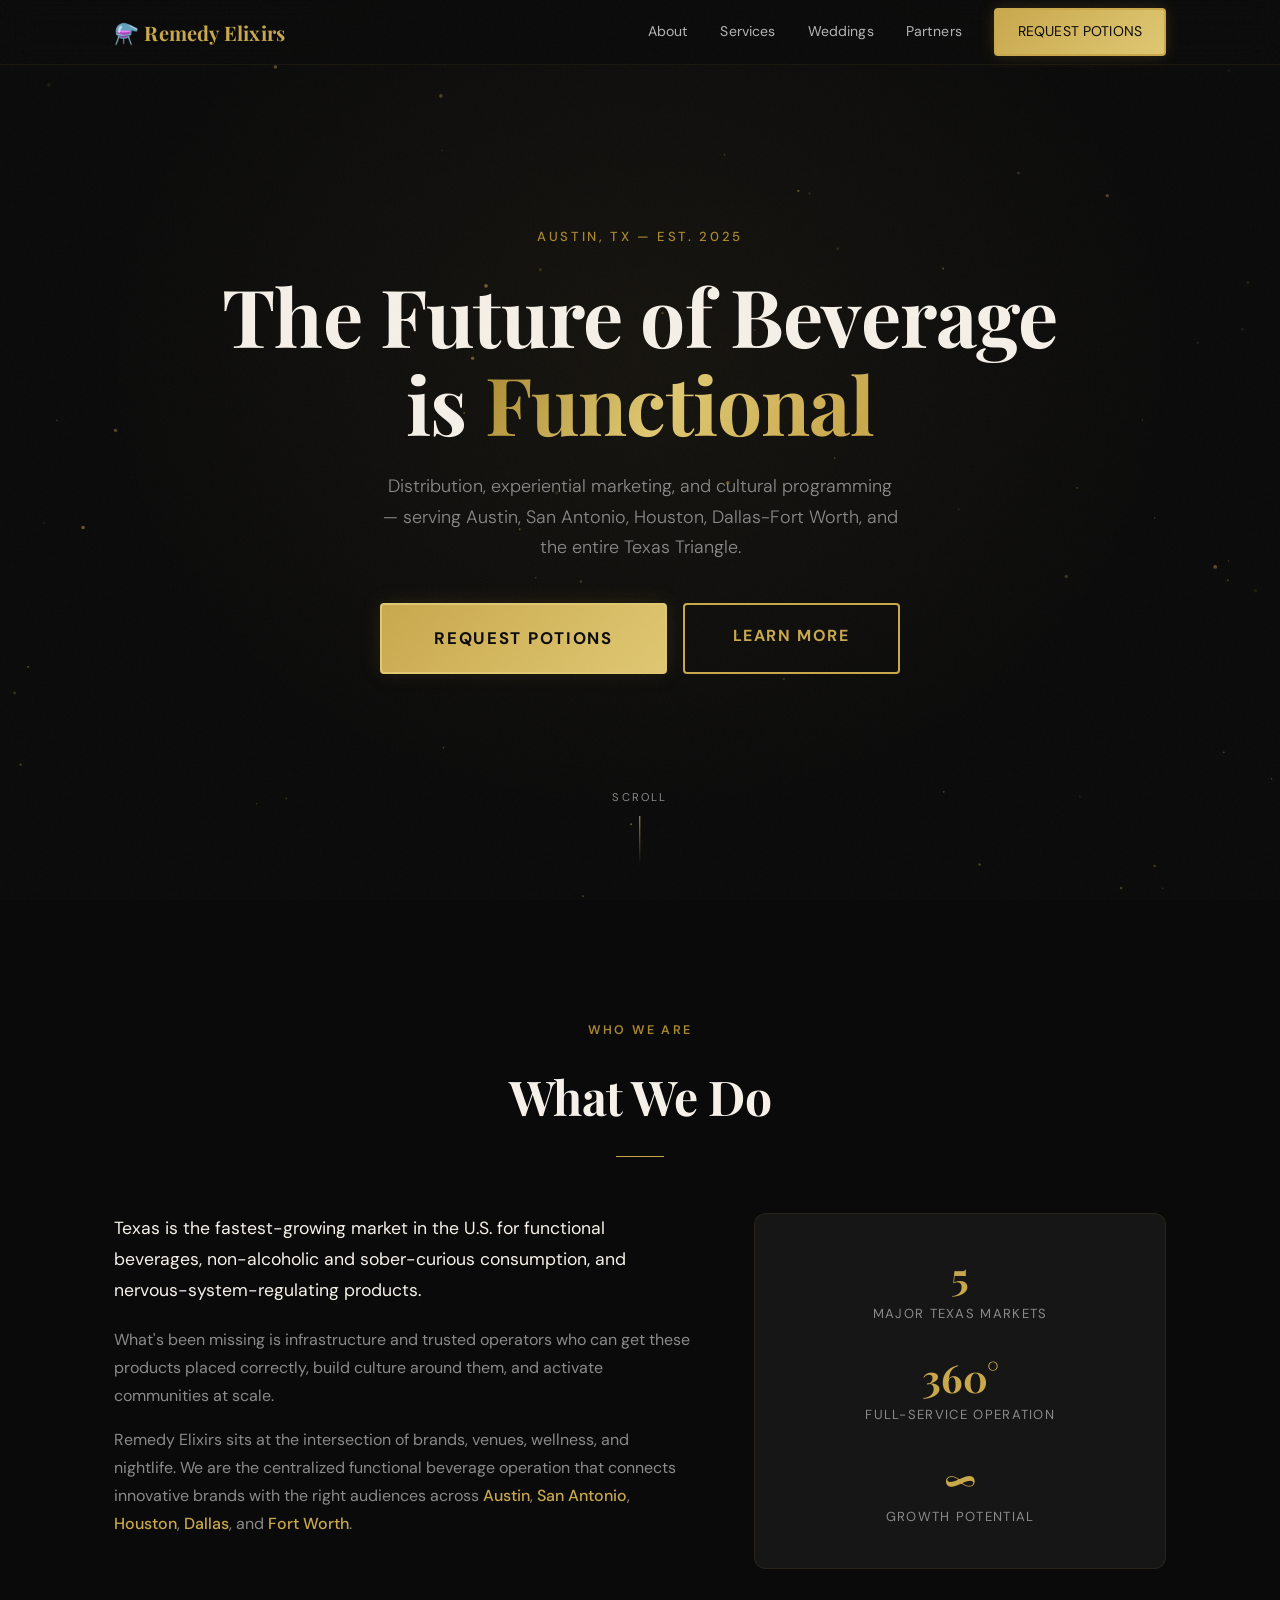
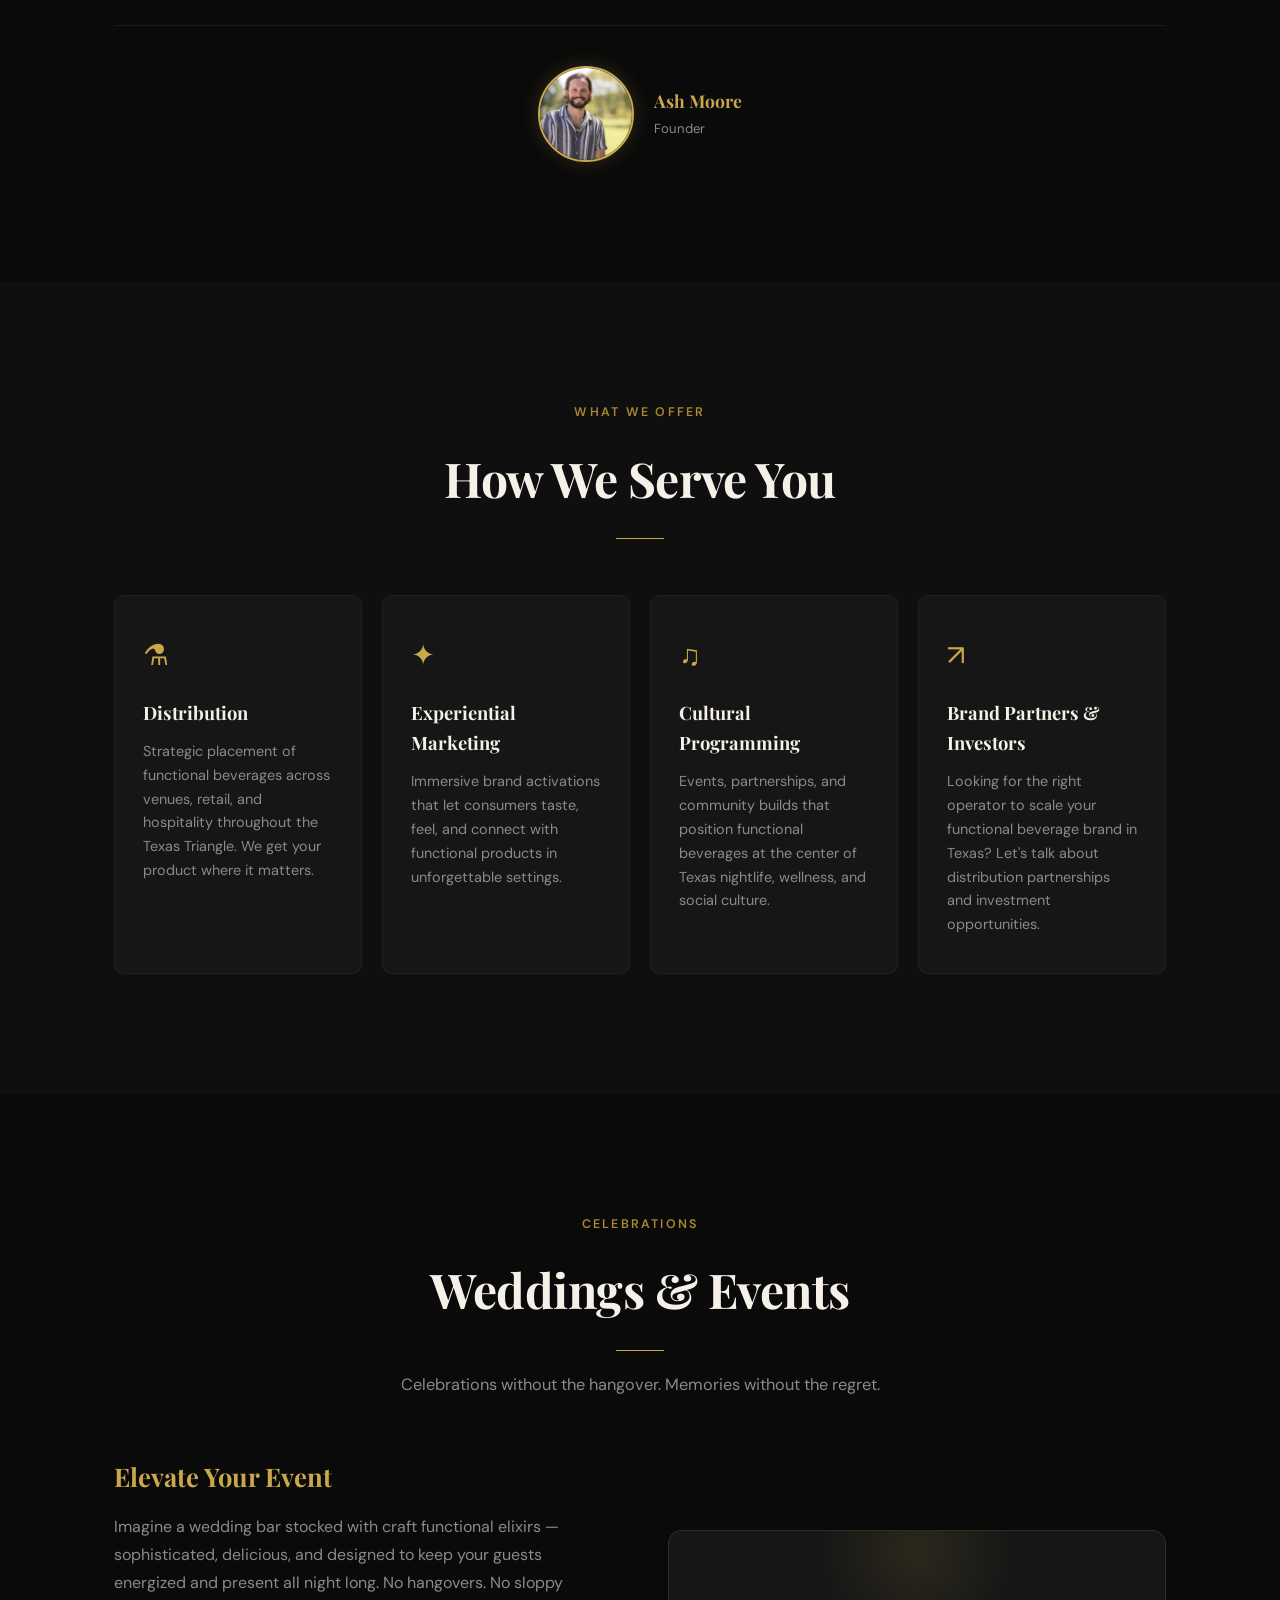
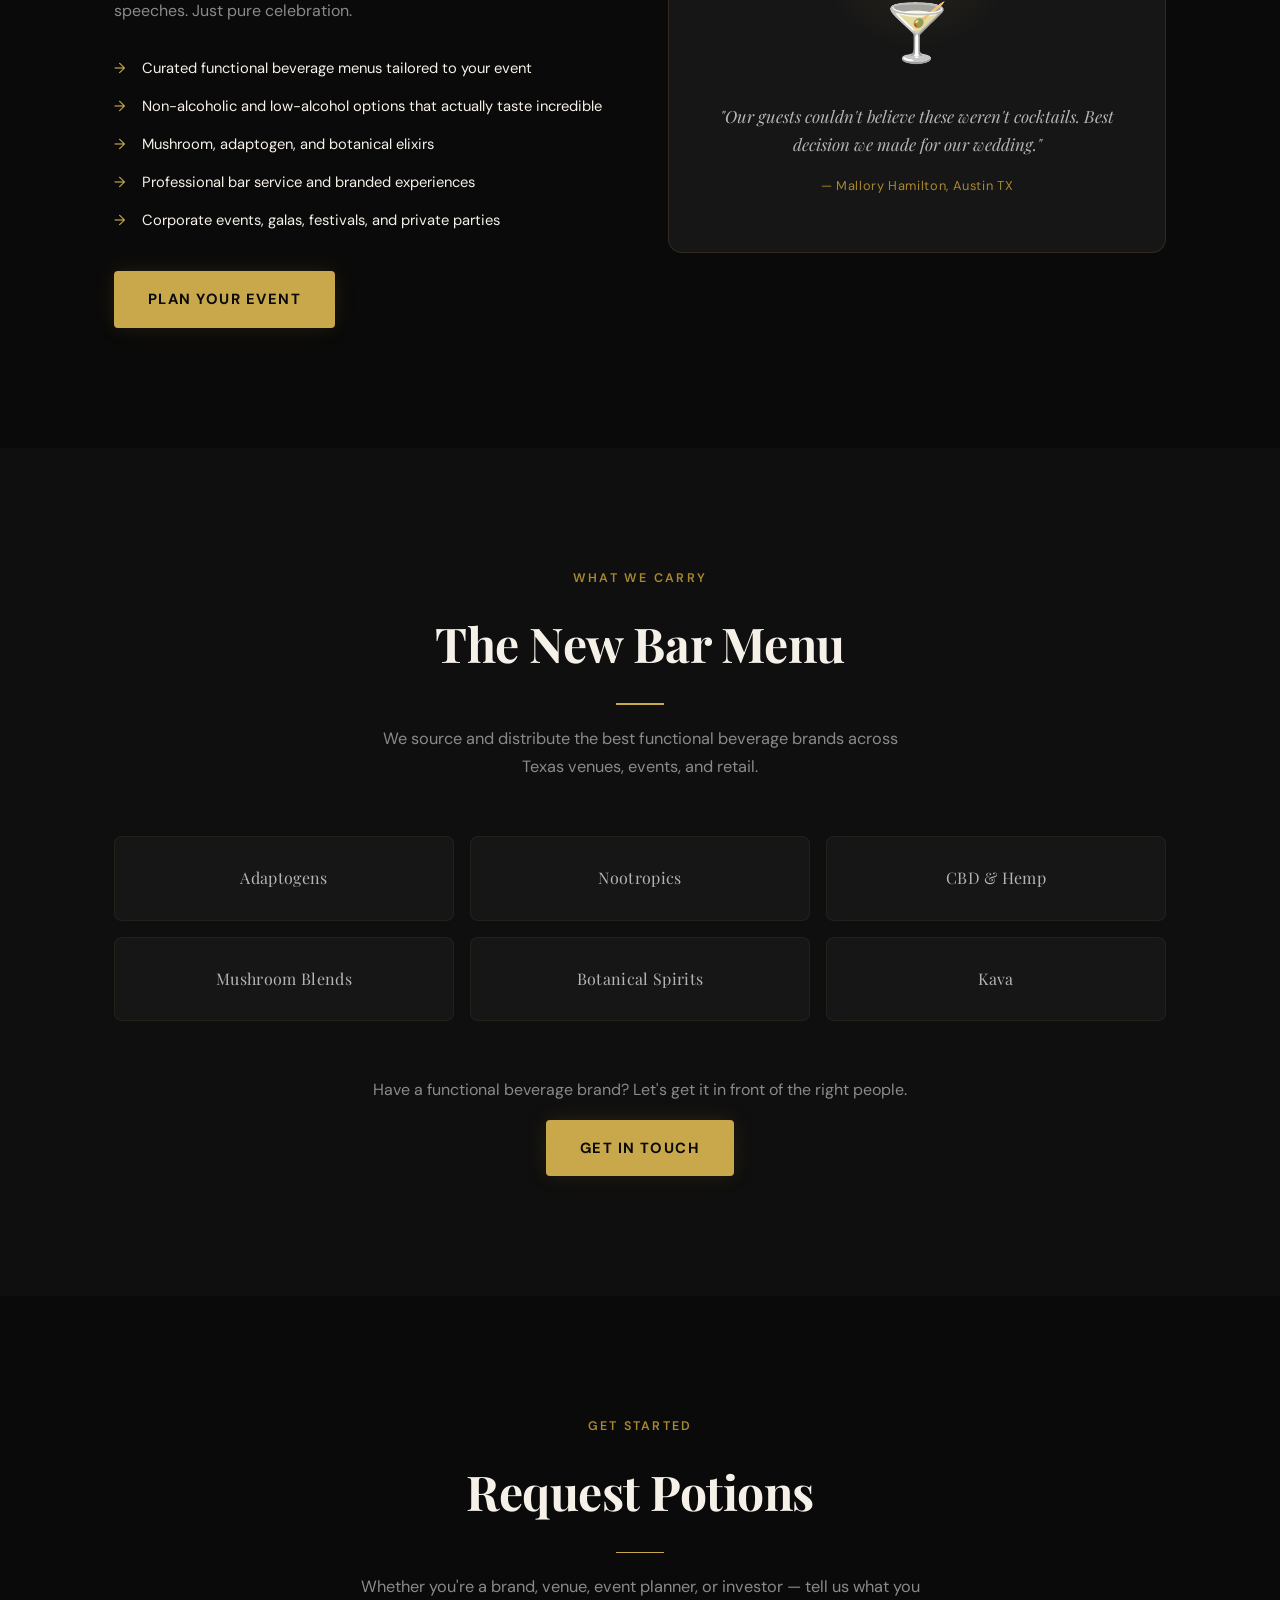
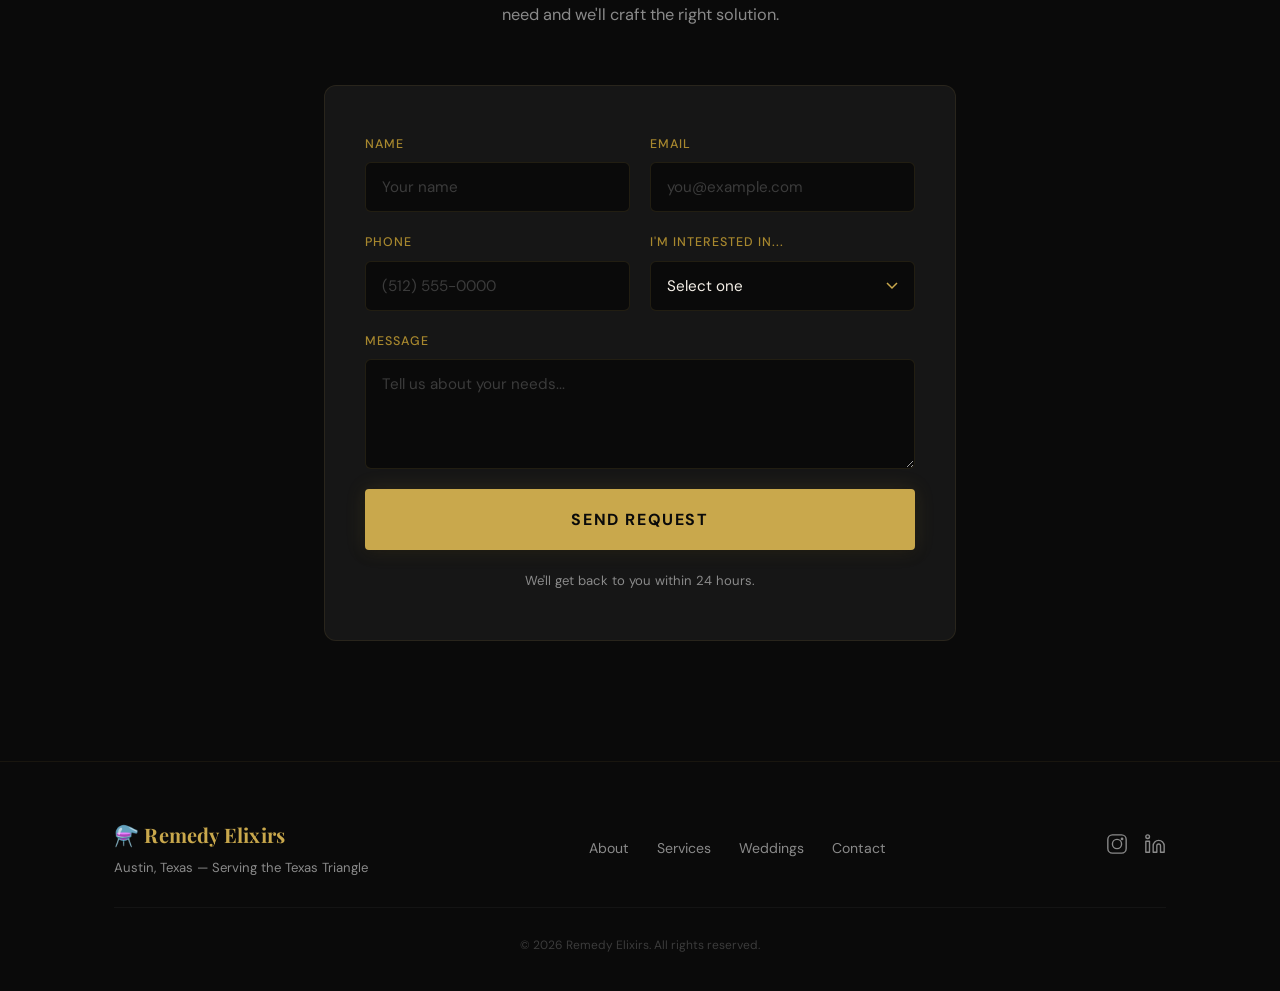
<file: index.html>
<!DOCTYPE html>
<html lang="en">
<head>
  <meta charset="UTF-8">
  <meta name="viewport" content="width=device-width, initial-scale=1.0">
  <title>Remedy Elixirs — Functional Beverages for Texas</title>
  <meta name="description" content="Austin-rooted functional beverage distribution, experiential marketing, and cultural programming across the Texas Triangle.">
  <meta name="theme-color" content="#0a0a0a">
  <meta property="og:title" content="Remedy Elixirs — Functional Beverages for Texas">
  <meta property="og:description" content="Distribution, experiential marketing, and cultural programming for functional beverages across the Texas Triangle.">
  <meta property="og:type" content="website">
  <meta property="og:url" content="https://remedyelixirs.vip">
  <meta property="og:image" content="https://images.unsplash.com/photo-1514362545857-3bc16c4c7d1b?w=1200&h=630&fit=crop&q=80">
  <meta name="twitter:card" content="summary_large_image">
  <meta name="twitter:title" content="Remedy Elixirs — Functional Beverages for Texas">
  <meta name="twitter:description" content="Distribution, experiential marketing, and cultural programming for functional beverages across the Texas Triangle.">
  <link rel="icon" href="data:image/svg+xml,<svg xmlns='http://www.w3.org/2000/svg' viewBox='0 0 100 100'><text y='.9em' font-size='90'>⚗️</text></svg>">
  <link rel="preconnect" href="https://fonts.googleapis.com">
  <link rel="preconnect" href="https://fonts.gstatic.com" crossorigin>
  <link href="https://fonts.googleapis.com/css2?family=Playfair+Display:ital,wght@0,400;0,700;1,400&family=DM+Sans:wght@300;400;500;600&display=swap" rel="stylesheet">
  <link rel="stylesheet" href="style.css">
  <!-- Google tag (gtag.js) -->
  <script async src="https://www.googletagmanager.com/gtag/js?id=G-P9FBZWVMJN"></script>
  <script>
    window.dataLayer = window.dataLayer || [];
    function gtag(){dataLayer.push(arguments);}
    gtag('js', new Date());
    gtag('config', 'G-P9FBZWVMJN');
  </script>
</head>
<body>

  <!-- Grain overlay -->
  <div class="grain" aria-hidden="true"></div>

  <!-- Nav -->
  <nav class="nav" role="navigation" aria-label="Main navigation">
    <div class="nav-inner">
      <a href="#" class="logo" aria-label="Remedy Elixirs home">
        ⚗️ Remedy Elixirs
      </a>
      <div class="nav-links" id="nav-links">
        <a href="#about">About</a>
        <a href="#services">Services</a>
        <a href="#weddings">Weddings</a>
        <a href="#proof">Partners</a>
        <a href="#contact" class="btn btn-sm">Request Potions</a>
      </div>
      <button class="mobile-toggle" aria-label="Toggle menu" aria-expanded="false" id="mobile-toggle">
        <span class="hamburger"></span>
      </button>
    </div>
  </nav>

  <!-- Hero -->
  <section class="hero">
    <canvas class="hero-particles" id="hero-particles" aria-hidden="true"></canvas>
    <div class="hero-content reveal">
      <p class="hero-eyebrow">Austin, TX — Est. 2025</p>
      <h1>The Future of Beverage<br>is <span class="gold shimmer">Functional</span></h1>
      <p class="hero-sub">Distribution, experiential marketing, and cultural programming — serving Austin, San Antonio, Houston, Dallas-Fort Worth, and the entire Texas Triangle.</p>
      <div class="hero-actions">
        <a href="#contact" class="btn btn-cta">Request Potions</a>
        <a href="#about" class="btn btn-lg btn-ghost">Learn More</a>
      </div>
    </div>
    <div class="hero-scroll" aria-hidden="true">
      <span>Scroll</span>
      <div class="scroll-line"></div>
    </div>
  </section>

  <!-- About -->
  <section id="about" class="section">
    <div class="container">
      <div class="section-header reveal">
        <p class="section-tag">Who We Are</p>
        <h2>What We Do</h2>
      </div>
      <div class="about-layout">
        <div class="about-text reveal">
          <p class="lead">Texas is the fastest-growing market in the U.S. for functional beverages, non-alcoholic and sober-curious consumption, and nervous-system-regulating products.</p>
          <p>What's been missing is infrastructure and trusted operators who can get these products placed correctly, build culture around them, and activate communities at scale.</p>
          <p>Remedy Elixirs sits at the intersection of brands, venues, wellness, and nightlife. We are the centralized functional beverage operation that connects innovative brands with the right audiences across <strong>Austin</strong>, <strong>San Antonio</strong>, <strong>Houston</strong>, <strong>Dallas</strong>, and <strong>Fort Worth</strong>.</p>
        </div>
        <div class="about-stats reveal">
          <div class="stat">
            <span class="stat-number" data-count="5">5</span>
            <span class="stat-label">Major Texas Markets</span>
          </div>
          <div class="stat">
            <span class="stat-number">360°</span>
            <span class="stat-label">Full-Service Operation</span>
          </div>
          <div class="stat">
            <span class="stat-number">∞</span>
            <span class="stat-label">Growth Potential</span>
          </div>
        </div>
      </div>
      <div class="founder reveal">
        <img src="ash-moore.jpg" alt="Ash Moore, Founder of Remedy Elixirs" style="width:96px;height:96px;border-radius:50%;object-fit:cover;object-position:center 20%;border:2px solid #c9a84c;box-shadow:0 0 20px rgba(201,168,76,0.2);flex-shrink:0;">
        <div class="founder-info">
          <span class="founder-name">Ash Moore</span>
          <span class="founder-title">Founder</span>
        </div>
      </div>
    </div>
  </section>

  <!-- Services -->
  <section id="services" class="section section-dark">
    <div class="container">
      <div class="section-header reveal">
        <p class="section-tag">What We Offer</p>
        <h2>How We Serve You</h2>
      </div>
      <div class="grid">
        <div class="card reveal" style="--delay: 0">
          <div class="card-glow"></div>
          <div class="card-content">
            <div class="card-icon">⚗</div>
            <h3>Distribution</h3>
            <p>Strategic placement of functional beverages across venues, retail, and hospitality throughout the Texas Triangle. We get your product where it matters.</p>
          </div>
        </div>
        <div class="card reveal" style="--delay: 1">
          <div class="card-glow"></div>
          <div class="card-content">
            <div class="card-icon">✦</div>
            <h3>Experiential Marketing</h3>
            <p>Immersive brand activations that let consumers taste, feel, and connect with functional products in unforgettable settings.</p>
          </div>
        </div>
        <div class="card reveal" style="--delay: 2">
          <div class="card-glow"></div>
          <div class="card-content">
            <div class="card-icon">♫</div>
            <h3>Cultural Programming</h3>
            <p>Events, partnerships, and community builds that position functional beverages at the center of Texas nightlife, wellness, and social culture.</p>
          </div>
        </div>
        <div class="card reveal" style="--delay: 3">
          <div class="card-glow"></div>
          <div class="card-content">
            <div class="card-icon">↗</div>
            <h3>Brand Partners & Investors</h3>
            <p>Looking for the right operator to scale your functional beverage brand in Texas? Let's talk about distribution partnerships and investment opportunities.</p>
          </div>
        </div>
      </div>
    </div>
  </section>

  <!-- Weddings / Events -->
  <section id="weddings" class="section">
    <div class="container">
      <div class="section-header reveal">
        <p class="section-tag">Celebrations</p>
        <h2>Weddings & Events</h2>
        <p class="section-lead">Celebrations without the hangover. Memories without the regret.</p>
      </div>
      <div class="wedding-grid">
        <div class="wedding-text reveal">
          <h3>Elevate Your Event</h3>
          <p>Imagine a wedding bar stocked with craft functional elixirs — sophisticated, delicious, and designed to keep your guests energized and present all night long. No hangovers. No sloppy speeches. Just pure celebration.</p>
          <ul class="check-list">
            <li>Curated functional beverage menus tailored to your event</li>
            <li>Non-alcoholic and low-alcohol options that actually taste incredible</li>
            <li>Mushroom, adaptogen, and botanical elixirs</li>
            <li>Professional bar service and branded experiences</li>
            <li>Corporate events, galas, festivals, and private parties</li>
          </ul>
          <a href="#contact" class="btn">Plan Your Event</a>
        </div>
        <div class="wedding-visual reveal">
          <div class="visual-card">
            <div class="visual-glow"></div>
            <span class="visual-emoji">🍸</span>
            <p>"Our guests couldn't believe these weren't cocktails. Best decision we made for our wedding."</p>
            <span class="testimonial-attr">— Mallory Hamilton, Austin TX</span>
          </div>
        </div>
      </div>
    </div>
  </section>

  <!-- Social Proof -->
  <section id="proof" class="section section-dark">
    <div class="container">
      <div class="section-header reveal">
        <p class="section-tag">What We Carry</p>
        <h2>The New Bar Menu</h2>
        <p class="section-lead">We source and distribute the best functional beverage brands across Texas venues, events, and retail.</p>
      </div>
      <div class="proof-grid reveal">
        <div class="proof-item">Adaptogens</div>
        <div class="proof-item">Nootropics</div>
        <div class="proof-item">CBD & Hemp</div>
        <div class="proof-item">Mushroom Blends</div>
        <div class="proof-item">Botanical Spirits</div>
        <div class="proof-item">Kava</div>
      </div>
      <div class="proof-cta reveal">
        <p>Have a functional beverage brand? Let's get it in front of the right people.</p>
        <a href="#contact" class="btn">Get In Touch</a>
      </div>
    </div>
  </section>

  <!-- Contact / Lead Form -->
  <section id="contact" class="section">
    <div class="container container-sm">
      <div class="section-header reveal">
        <p class="section-tag">Get Started</p>
        <h2>Request Potions</h2>
        <p class="section-lead">Whether you're a brand, venue, event planner, or investor — tell us what you need and we'll craft the right solution.</p>
      </div>
      <div class="form-wrapper reveal">
        <form action="https://formspree.io/f/xzdjoldj" method="POST" class="form" id="lead-form">
          <div class="form-row">
            <div class="form-group">
              <label for="name">Name</label>
              <input type="text" id="name" name="name" required placeholder="Your name">
            </div>
            <div class="form-group">
              <label for="email">Email</label>
              <input type="email" id="email" name="email" required placeholder="you@example.com">
            </div>
          </div>
          <div class="form-row">
            <div class="form-group">
              <label for="phone">Phone</label>
              <input type="tel" id="phone" name="phone" placeholder="(512) 555-0000">
            </div>
            <div class="form-group">
              <label for="interest">I'm interested in...</label>
              <select id="interest" name="interest">
                <option value="">Select one</option>
                <option value="distribution">Distribution Partnership</option>
                <option value="wedding">Wedding / Private Event</option>
                <option value="corporate">Corporate Event</option>
                <option value="venue">Venue Placement</option>
                <option value="brand">Brand Partnership</option>
                <option value="investment">Investment Opportunity</option>
                <option value="other">Other</option>
              </select>
            </div>
          </div>
          <div class="form-group">
            <label for="message">Message</label>
            <textarea id="message" name="message" rows="4" placeholder="Tell us about your needs..."></textarea>
          </div>
          <button type="submit" class="btn btn-full btn-lg">Send Request</button>
        </form>
        <p class="form-note">We'll get back to you within 24 hours.</p>
      </div>
    </div>
  </section>

  <!-- Sticky Mobile CTA -->
  <div class="sticky-cta" id="sticky-cta">
    <a href="#contact" class="btn">Request Potions</a>
  </div>

  <!-- Footer -->
  <footer class="footer">
    <div class="container">
      <div class="footer-inner">
        <div class="footer-brand">
          <span class="logo">⚗️ Remedy Elixirs</span>
          <p>Austin, Texas — Serving the Texas Triangle</p>
        </div>
        <div class="footer-links">
          <a href="#about">About</a>
          <a href="#services">Services</a>
          <a href="#weddings">Weddings</a>
          <a href="#contact">Contact</a>
        </div>
        <div class="footer-social">
          <a href="https://instagram.com/remedyelixirbar" target="_blank" rel="noopener" aria-label="Instagram">
            <svg width="22" height="22" viewBox="0 0 24 24" fill="none" stroke="currentColor" stroke-width="1.5" stroke-linecap="round" stroke-linejoin="round"><rect x="2" y="2" width="20" height="20" rx="5"/><circle cx="12" cy="12" r="5"/><circle cx="17.5" cy="6.5" r="1.5" fill="currentColor" stroke="none"/></svg>
          </a>
          <a href="https://www.linkedin.com/in/ashton-moore" target="_blank" rel="noopener" aria-label="LinkedIn">
            <svg width="22" height="22" viewBox="0 0 24 24" fill="none" stroke="currentColor" stroke-width="1.5" stroke-linecap="round" stroke-linejoin="round"><path d="M16 8a6 6 0 0 1 6 6v7h-4v-7a2 2 0 0 0-4 0v7h-4v-7a6 6 0 0 1 6-6z"/><rect x="2" y="9" width="4" height="12"/><circle cx="4" cy="4" r="2"/></svg>
          </a>
        </div>
      </div>
      <p class="copyright">&copy; 2026 Remedy Elixirs. All rights reserved.</p>
    </div>
  </footer>

  <script>
    // Mobile nav toggle
    const toggle = document.getElementById('mobile-toggle');
    const navLinks = document.getElementById('nav-links');
    toggle.addEventListener('click', function() {
      const isOpen = navLinks.classList.toggle('open');
      toggle.classList.toggle('active');
      toggle.setAttribute('aria-expanded', isOpen);
    });

    // Smooth scroll
    document.querySelectorAll('a[href^="#"]').forEach(a => {
      a.addEventListener('click', function(e) {
        e.preventDefault();
        const target = document.querySelector(this.getAttribute('href'));
        if (target) {
          target.scrollIntoView({ behavior: 'smooth', block: 'start' });
          navLinks.classList.remove('open');
          toggle.classList.remove('active');
          toggle.setAttribute('aria-expanded', 'false');
        }
      });
    });

    // Scroll reveal
    const reveals = document.querySelectorAll('.reveal');
    const revealObserver = new IntersectionObserver((entries) => {
      entries.forEach(entry => {
        if (entry.isIntersecting) {
          entry.target.classList.add('revealed');
          revealObserver.unobserve(entry.target);
        }
      });
    }, { threshold: 0.15, rootMargin: '0px 0px -40px 0px' });
    reveals.forEach(el => revealObserver.observe(el));

    // Nav background on scroll + sticky CTA
    const nav = document.querySelector('.nav');
    const stickyCta = document.getElementById('sticky-cta');
    const contactSection = document.getElementById('contact');
    window.addEventListener('scroll', () => {
      nav.classList.toggle('scrolled', window.scrollY > 60);
      if (window.innerWidth <= 768) {
        const contactTop = contactSection.getBoundingClientRect().top;
        stickyCta.classList.toggle('visible', window.scrollY > 400 && contactTop > window.innerHeight);
      }
    }, { passive: true });

    // Hero particles
    (function() {
      const canvas = document.getElementById('hero-particles');
      if (!canvas) return;
      const ctx = canvas.getContext('2d');
      let particles = [];
      let w, h;

      function resize() {
        w = canvas.width = canvas.offsetWidth;
        h = canvas.height = canvas.offsetHeight;
      }

      function init() {
        resize();
        particles = [];
        const count = Math.floor((w * h) / 18000);
        for (let i = 0; i < count; i++) {
          particles.push({
            x: Math.random() * w,
            y: Math.random() * h,
            r: Math.random() * 1.5 + 0.5,
            dx: (Math.random() - 0.5) * 0.3,
            dy: (Math.random() - 0.5) * 0.3,
            o: Math.random() * 0.4 + 0.1
          });
        }
      }

      function draw() {
        ctx.clearRect(0, 0, w, h);
        particles.forEach(p => {
          p.x += p.dx;
          p.y += p.dy;
          if (p.x < 0) p.x = w;
          if (p.x > w) p.x = 0;
          if (p.y < 0) p.y = h;
          if (p.y > h) p.y = 0;
          ctx.beginPath();
          ctx.arc(p.x, p.y, p.r, 0, Math.PI * 2);
          ctx.fillStyle = `rgba(201,168,76,${p.o})`;
          ctx.fill();
        });
        requestAnimationFrame(draw);
      }

      init();
      draw();
      window.addEventListener('resize', init);
    })();

    // Form submission
    document.getElementById('lead-form').addEventListener('submit', function(e) {
      e.preventDefault();
      const form = this;
      const btn = form.querySelector('button[type="submit"]');
      btn.textContent = 'Sending...';
      btn.disabled = true;

      fetch(form.action, {
        method: 'POST',
        body: new FormData(form),
        headers: { 'Accept': 'application/json' }
      }).then(r => {
        if (r.ok) {
          form.innerHTML = '<div class="form-success"><h3>Request Received</h3><p>We\'ll be in touch soon. In the meantime, good things are brewing.</p></div>';
        } else {
          btn.textContent = 'Send Request';
          btn.disabled = false;
          alert('Something went wrong. Please email us directly at ash@nubluhou.com');
        }
      }).catch(() => {
        btn.textContent = 'Send Request';
        btn.disabled = false;
        alert('Something went wrong. Please email us directly at ash@nubluhou.com');
      });
    });
  </script>

</body>
</html>
</file>
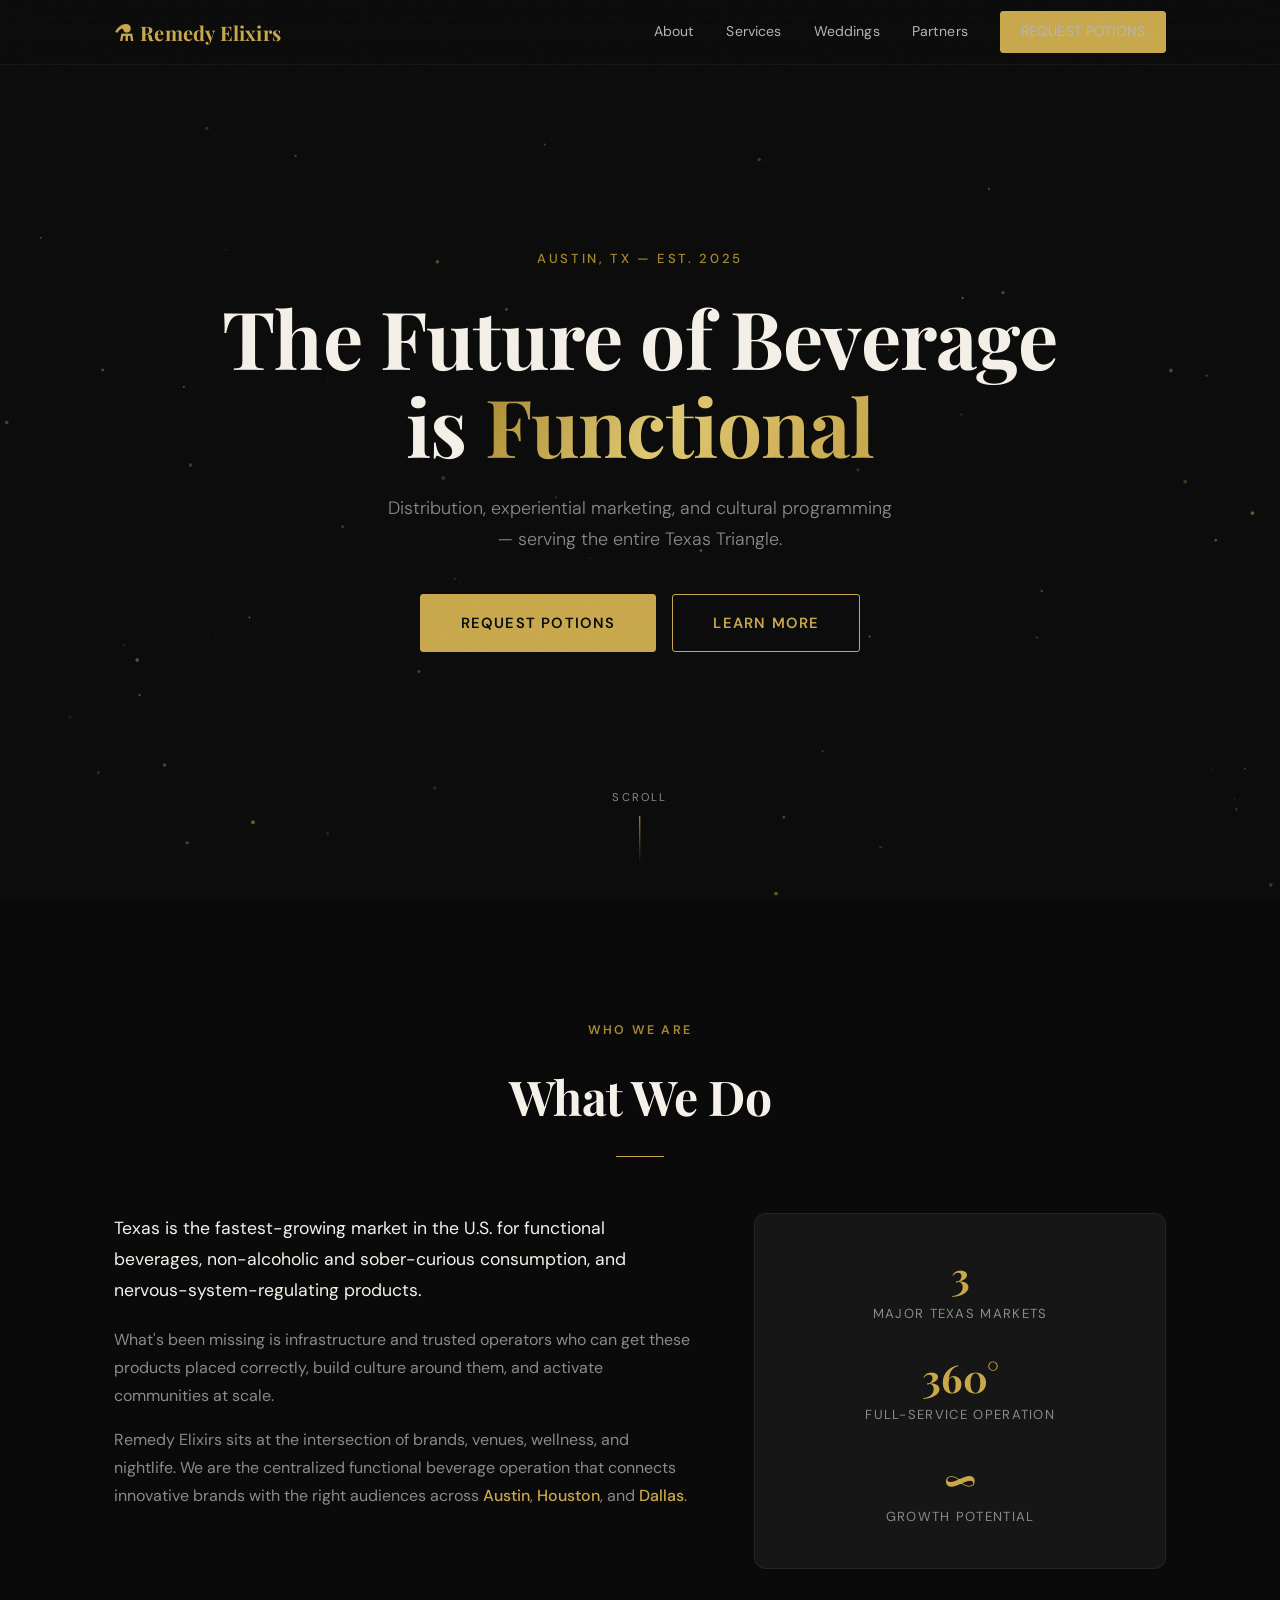
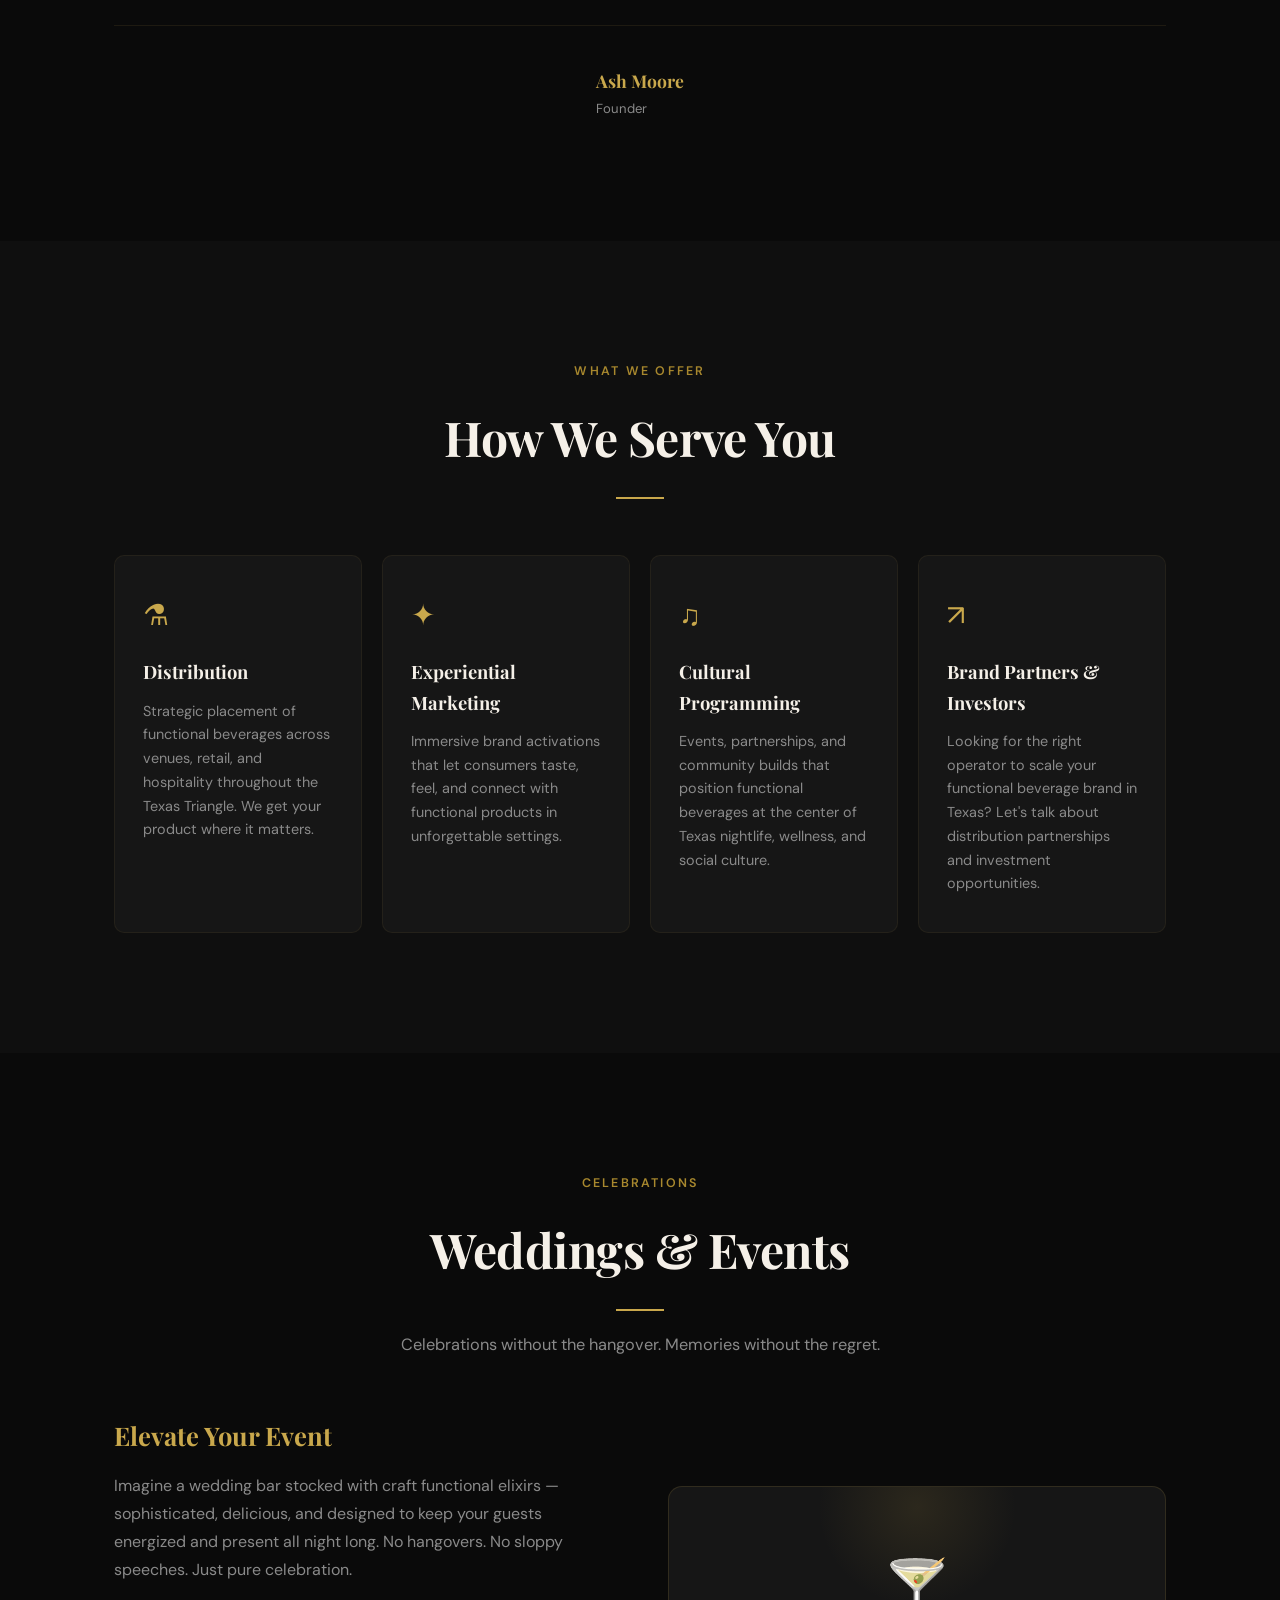
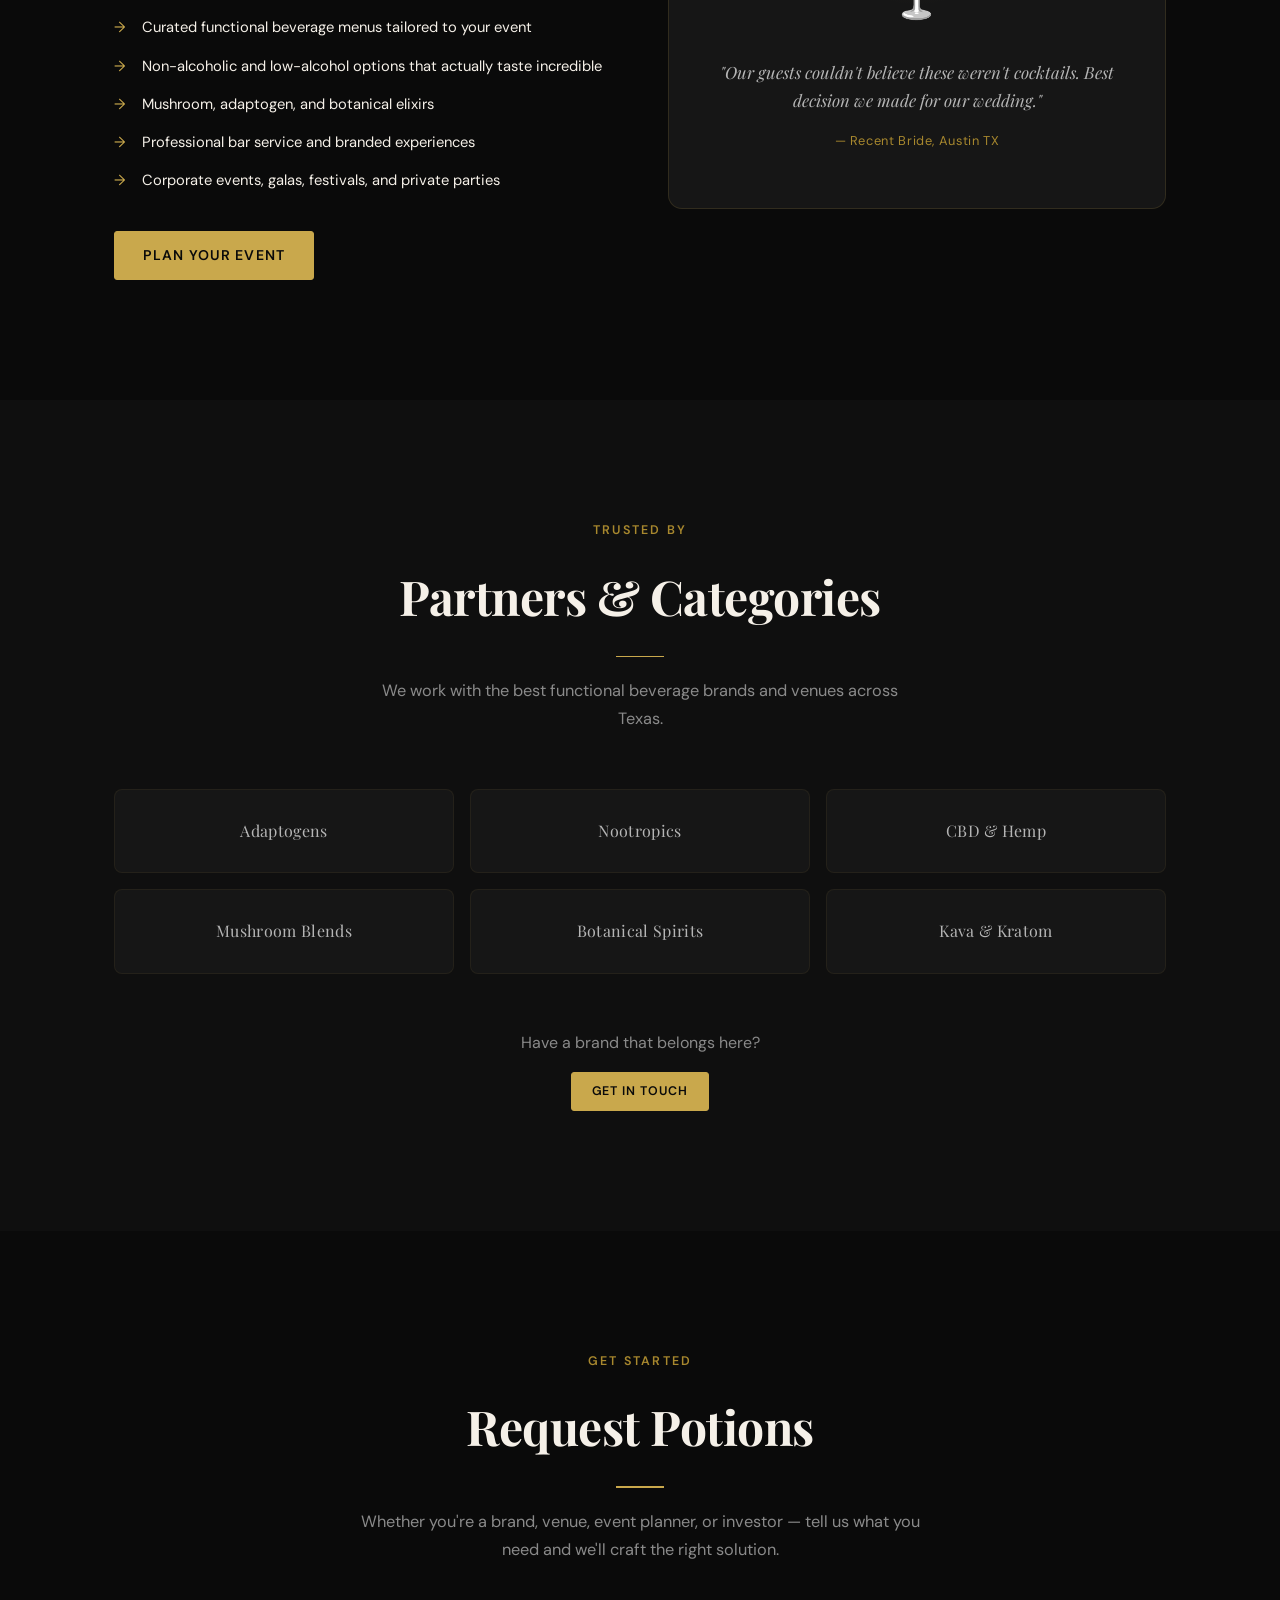
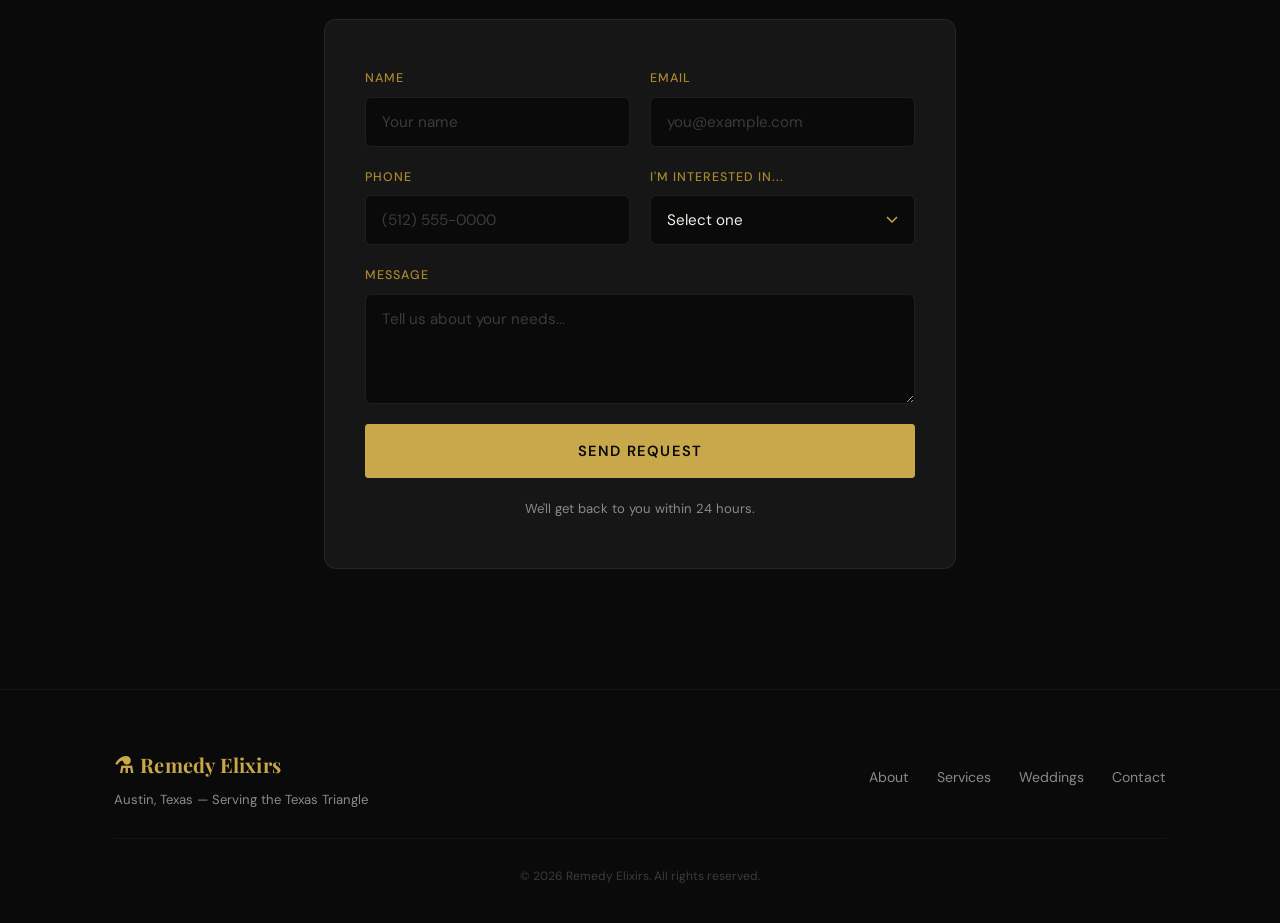
<file: remedyelixirs-site-main/index.html>
<!DOCTYPE html>
<html lang="en">
<head>
  <meta charset="UTF-8">
  <meta name="viewport" content="width=device-width, initial-scale=1.0">
  <title>Remedy Elixirs — Functional Beverages for Texas</title>
  <meta name="description" content="Austin-rooted functional beverage distribution, experiential marketing, and cultural programming across the Texas Triangle.">
  <meta name="theme-color" content="#0a0a0a">
  <link rel="icon" href="data:image/svg+xml,<svg xmlns='http://www.w3.org/2000/svg' viewBox='0 0 100 100'><text y='.9em' font-size='90'>⚗️</text></svg>">
  <link rel="preconnect" href="https://fonts.googleapis.com">
  <link rel="preconnect" href="https://fonts.gstatic.com" crossorigin>
  <link href="https://fonts.googleapis.com/css2?family=Playfair+Display:ital,wght@0,400;0,700;1,400&family=DM+Sans:wght@300;400;500;600&display=swap" rel="stylesheet">
  <link rel="stylesheet" href="style.css">
</head>
<body>

  <!-- Grain overlay -->
  <div class="grain" aria-hidden="true"></div>

  <!-- Nav -->
  <nav class="nav" role="navigation" aria-label="Main navigation">
    <div class="nav-inner">
      <a href="#" class="logo" aria-label="Remedy Elixirs home">
        <span class="logo-icon">⚗</span> Remedy Elixirs
      </a>
      <div class="nav-links" id="nav-links">
        <a href="#about">About</a>
        <a href="#services">Services</a>
        <a href="#weddings">Weddings</a>
        <a href="#proof">Partners</a>
        <a href="#contact" class="btn btn-sm">Request Potions</a>
      </div>
      <button class="mobile-toggle" aria-label="Toggle menu" aria-expanded="false" id="mobile-toggle">
        <span class="hamburger"></span>
      </button>
    </div>
  </nav>

  <!-- Hero -->
  <section class="hero">
    <canvas class="hero-particles" id="hero-particles" aria-hidden="true"></canvas>
    <div class="hero-content reveal">
      <p class="hero-eyebrow">Austin, TX — Est. 2025</p>
      <h1>The Future of Beverage<br>is <span class="gold shimmer">Functional</span></h1>
      <p class="hero-sub">Distribution, experiential marketing, and cultural programming — serving the entire Texas Triangle.</p>
      <div class="hero-actions">
        <a href="#contact" class="btn btn-lg">Request Potions</a>
        <a href="#about" class="btn btn-lg btn-ghost">Learn More</a>
      </div>
    </div>
    <div class="hero-scroll" aria-hidden="true">
      <span>Scroll</span>
      <div class="scroll-line"></div>
    </div>
  </section>

  <!-- About -->
  <section id="about" class="section">
    <div class="container">
      <div class="section-header reveal">
        <p class="section-tag">Who We Are</p>
        <h2>What We Do</h2>
      </div>
      <div class="about-layout">
        <div class="about-text reveal">
          <p class="lead">Texas is the fastest-growing market in the U.S. for functional beverages, non-alcoholic and sober-curious consumption, and nervous-system-regulating products.</p>
          <p>What's been missing is infrastructure and trusted operators who can get these products placed correctly, build culture around them, and activate communities at scale.</p>
          <p>Remedy Elixirs sits at the intersection of brands, venues, wellness, and nightlife. We are the centralized functional beverage operation that connects innovative brands with the right audiences across <strong>Austin</strong>, <strong>Houston</strong>, and <strong>Dallas</strong>.</p>
        </div>
        <div class="about-stats reveal">
          <div class="stat">
            <span class="stat-number" data-count="3">3</span>
            <span class="stat-label">Major Texas Markets</span>
          </div>
          <div class="stat">
            <span class="stat-number">360°</span>
            <span class="stat-label">Full-Service Operation</span>
          </div>
          <div class="stat">
            <span class="stat-number">∞</span>
            <span class="stat-label">Growth Potential</span>
          </div>
        </div>
      </div>
      <div class="founder reveal">
        <div class="founder-info">
          <span class="founder-name">Ash Moore</span>
          <span class="founder-title">Founder</span>
        </div>
      </div>
    </div>
  </section>

  <!-- Services -->
  <section id="services" class="section section-dark">
    <div class="container">
      <div class="section-header reveal">
        <p class="section-tag">What We Offer</p>
        <h2>How We Serve You</h2>
      </div>
      <div class="grid">
        <div class="card reveal" style="--delay: 0">
          <div class="card-glow"></div>
          <div class="card-content">
            <div class="card-icon">⚗</div>
            <h3>Distribution</h3>
            <p>Strategic placement of functional beverages across venues, retail, and hospitality throughout the Texas Triangle. We get your product where it matters.</p>
          </div>
        </div>
        <div class="card reveal" style="--delay: 1">
          <div class="card-glow"></div>
          <div class="card-content">
            <div class="card-icon">✦</div>
            <h3>Experiential Marketing</h3>
            <p>Immersive brand activations that let consumers taste, feel, and connect with functional products in unforgettable settings.</p>
          </div>
        </div>
        <div class="card reveal" style="--delay: 2">
          <div class="card-glow"></div>
          <div class="card-content">
            <div class="card-icon">♫</div>
            <h3>Cultural Programming</h3>
            <p>Events, partnerships, and community builds that position functional beverages at the center of Texas nightlife, wellness, and social culture.</p>
          </div>
        </div>
        <div class="card reveal" style="--delay: 3">
          <div class="card-glow"></div>
          <div class="card-content">
            <div class="card-icon">↗</div>
            <h3>Brand Partners & Investors</h3>
            <p>Looking for the right operator to scale your functional beverage brand in Texas? Let's talk about distribution partnerships and investment opportunities.</p>
          </div>
        </div>
      </div>
    </div>
  </section>

  <!-- Weddings / Events -->
  <section id="weddings" class="section">
    <div class="container">
      <div class="section-header reveal">
        <p class="section-tag">Celebrations</p>
        <h2>Weddings & Events</h2>
        <p class="section-lead">Celebrations without the hangover. Memories without the regret.</p>
      </div>
      <div class="wedding-grid">
        <div class="wedding-text reveal">
          <h3>Elevate Your Event</h3>
          <p>Imagine a wedding bar stocked with craft functional elixirs — sophisticated, delicious, and designed to keep your guests energized and present all night long. No hangovers. No sloppy speeches. Just pure celebration.</p>
          <ul class="check-list">
            <li>Curated functional beverage menus tailored to your event</li>
            <li>Non-alcoholic and low-alcohol options that actually taste incredible</li>
            <li>Mushroom, adaptogen, and botanical elixirs</li>
            <li>Professional bar service and branded experiences</li>
            <li>Corporate events, galas, festivals, and private parties</li>
          </ul>
          <a href="#contact" class="btn">Plan Your Event</a>
        </div>
        <div class="wedding-visual reveal">
          <div class="visual-card">
            <div class="visual-glow"></div>
            <span class="visual-emoji">🍸</span>
            <p>"Our guests couldn't believe these weren't cocktails. Best decision we made for our wedding."</p>
            <span class="testimonial-attr">— Recent Bride, Austin TX</span>
          </div>
        </div>
      </div>
    </div>
  </section>

  <!-- Social Proof -->
  <section id="proof" class="section section-dark">
    <div class="container">
      <div class="section-header reveal">
        <p class="section-tag">Trusted By</p>
        <h2>Partners & Categories</h2>
        <p class="section-lead">We work with the best functional beverage brands and venues across Texas.</p>
      </div>
      <div class="proof-grid reveal">
        <div class="proof-item">Adaptogens</div>
        <div class="proof-item">Nootropics</div>
        <div class="proof-item">CBD & Hemp</div>
        <div class="proof-item">Mushroom Blends</div>
        <div class="proof-item">Botanical Spirits</div>
        <div class="proof-item">Kava & Kratom</div>
      </div>
      <div class="proof-cta reveal">
        <p>Have a brand that belongs here?</p>
        <a href="#contact" class="btn btn-sm">Get In Touch</a>
      </div>
    </div>
  </section>

  <!-- Contact / Lead Form -->
  <section id="contact" class="section">
    <div class="container container-sm">
      <div class="section-header reveal">
        <p class="section-tag">Get Started</p>
        <h2>Request Potions</h2>
        <p class="section-lead">Whether you're a brand, venue, event planner, or investor — tell us what you need and we'll craft the right solution.</p>
      </div>
      <div class="form-wrapper reveal">
        <form action="https://formspree.io/f/xzdjoldj" method="POST" class="form" id="lead-form">
          <div class="form-row">
            <div class="form-group">
              <label for="name">Name</label>
              <input type="text" id="name" name="name" required placeholder="Your name">
            </div>
            <div class="form-group">
              <label for="email">Email</label>
              <input type="email" id="email" name="email" required placeholder="you@example.com">
            </div>
          </div>
          <div class="form-row">
            <div class="form-group">
              <label for="phone">Phone</label>
              <input type="tel" id="phone" name="phone" placeholder="(512) 555-0000">
            </div>
            <div class="form-group">
              <label for="interest">I'm interested in...</label>
              <select id="interest" name="interest">
                <option value="">Select one</option>
                <option value="distribution">Distribution Partnership</option>
                <option value="wedding">Wedding / Private Event</option>
                <option value="corporate">Corporate Event</option>
                <option value="venue">Venue Placement</option>
                <option value="brand">Brand Partnership</option>
                <option value="investment">Investment Opportunity</option>
                <option value="other">Other</option>
              </select>
            </div>
          </div>
          <div class="form-group">
            <label for="message">Message</label>
            <textarea id="message" name="message" rows="4" placeholder="Tell us about your needs..."></textarea>
          </div>
          <button type="submit" class="btn btn-full btn-lg">Send Request</button>
        </form>
        <p class="form-note">We'll get back to you within 24 hours.</p>
      </div>
    </div>
  </section>

  <!-- Footer -->
  <footer class="footer">
    <div class="container">
      <div class="footer-inner">
        <div class="footer-brand">
          <span class="logo"><span class="logo-icon">⚗</span> Remedy Elixirs</span>
          <p>Austin, Texas — Serving the Texas Triangle</p>
        </div>
        <div class="footer-links">
          <a href="#about">About</a>
          <a href="#services">Services</a>
          <a href="#weddings">Weddings</a>
          <a href="#contact">Contact</a>
        </div>
      </div>
      <p class="copyright">&copy; 2026 Remedy Elixirs. All rights reserved.</p>
    </div>
  </footer>

  <script>
    // Mobile nav toggle
    const toggle = document.getElementById('mobile-toggle');
    const navLinks = document.getElementById('nav-links');
    toggle.addEventListener('click', function() {
      const isOpen = navLinks.classList.toggle('open');
      toggle.classList.toggle('active');
      toggle.setAttribute('aria-expanded', isOpen);
    });

    // Smooth scroll
    document.querySelectorAll('a[href^="#"]').forEach(a => {
      a.addEventListener('click', function(e) {
        e.preventDefault();
        const target = document.querySelector(this.getAttribute('href'));
        if (target) {
          target.scrollIntoView({ behavior: 'smooth', block: 'start' });
          navLinks.classList.remove('open');
          toggle.classList.remove('active');
          toggle.setAttribute('aria-expanded', 'false');
        }
      });
    });

    // Scroll reveal
    const reveals = document.querySelectorAll('.reveal');
    const revealObserver = new IntersectionObserver((entries) => {
      entries.forEach(entry => {
        if (entry.isIntersecting) {
          entry.target.classList.add('revealed');
          revealObserver.unobserve(entry.target);
        }
      });
    }, { threshold: 0.15, rootMargin: '0px 0px -40px 0px' });
    reveals.forEach(el => revealObserver.observe(el));

    // Nav background on scroll
    const nav = document.querySelector('.nav');
    window.addEventListener('scroll', () => {
      nav.classList.toggle('scrolled', window.scrollY > 60);
    }, { passive: true });

    // Hero particles
    (function() {
      const canvas = document.getElementById('hero-particles');
      if (!canvas) return;
      const ctx = canvas.getContext('2d');
      let particles = [];
      let w, h;

      function resize() {
        w = canvas.width = canvas.offsetWidth;
        h = canvas.height = canvas.offsetHeight;
      }

      function init() {
        resize();
        particles = [];
        const count = Math.floor((w * h) / 18000);
        for (let i = 0; i < count; i++) {
          particles.push({
            x: Math.random() * w,
            y: Math.random() * h,
            r: Math.random() * 1.5 + 0.5,
            dx: (Math.random() - 0.5) * 0.3,
            dy: (Math.random() - 0.5) * 0.3,
            o: Math.random() * 0.4 + 0.1
          });
        }
      }

      function draw() {
        ctx.clearRect(0, 0, w, h);
        particles.forEach(p => {
          p.x += p.dx;
          p.y += p.dy;
          if (p.x < 0) p.x = w;
          if (p.x > w) p.x = 0;
          if (p.y < 0) p.y = h;
          if (p.y > h) p.y = 0;
          ctx.beginPath();
          ctx.arc(p.x, p.y, p.r, 0, Math.PI * 2);
          ctx.fillStyle = `rgba(201,168,76,${p.o})`;
          ctx.fill();
        });
        requestAnimationFrame(draw);
      }

      init();
      draw();
      window.addEventListener('resize', init);
    })();

    // Form submission
    document.getElementById('lead-form').addEventListener('submit', function(e) {
      e.preventDefault();
      const form = this;
      const btn = form.querySelector('button[type="submit"]');
      btn.textContent = 'Sending...';
      btn.disabled = true;

      fetch(form.action, {
        method: 'POST',
        body: new FormData(form),
        headers: { 'Accept': 'application/json' }
      }).then(r => {
        if (r.ok) {
          form.innerHTML = '<div class="form-success"><h3>Request Received</h3><p>We\'ll be in touch soon. In the meantime, good things are brewing.</p></div>';
        } else {
          btn.textContent = 'Send Request';
          btn.disabled = false;
          alert('Something went wrong. Please email us directly at ash@nubluhou.com');
        }
      }).catch(() => {
        btn.textContent = 'Send Request';
        btn.disabled = false;
        alert('Something went wrong. Please email us directly at ash@nubluhou.com');
      });
    });
  </script>

</body>
</html>
</file>
<file: style.css>
/* === Reset & Base === */
*, *::before, *::after { margin: 0; padding: 0; box-sizing: border-box; }

:root {
  --black: #0a0a0a;
  --dark: #0f0f0f;
  --dark-2: #161616;
  --dark-3: #1e1e1e;
  --gold: #c9a84c;
  --gold-light: #e0c872;
  --gold-dim: #a8882e;
  --gold-subtle: rgba(201,168,76,0.08);
  --white: #f5f0e8;
  --gray: #8a8a8a;
  --gray-light: #b5b5b5;
  --font-display: 'Playfair Display', Georgia, serif;
  --font-body: 'DM Sans', -apple-system, sans-serif;
  --ease-out: cubic-bezier(0.16, 1, 0.3, 1);
  --ease-in-out: cubic-bezier(0.65, 0, 0.35, 1);
}

html { scroll-behavior: smooth; scroll-padding-top: 80px; }

body {
  font-family: var(--font-body);
  background: var(--black);
  color: var(--white);
  line-height: 1.65;
  -webkit-font-smoothing: antialiased;
  -moz-osx-font-smoothing: grayscale;
  overflow-x: hidden;
}

/* Grain overlay */
.grain {
  position: fixed;
  inset: 0;
  z-index: 9999;
  pointer-events: none;
  opacity: 0.035;
  background-image: url("data:image/svg+xml,%3Csvg viewBox='0 0 256 256' xmlns='http://www.w3.org/2000/svg'%3E%3Cfilter id='n'%3E%3CfeTurbulence type='fractalNoise' baseFrequency='0.85' numOctaves='4' stitchTiles='stitch'/%3E%3C/filter%3E%3Crect width='100%25' height='100%25' filter='url(%23n)'/%3E%3C/svg%3E");
  background-repeat: repeat;
  background-size: 180px;
}

a { color: var(--gold); text-decoration: none; transition: color 0.25s var(--ease-out); }
a:hover { color: var(--gold-light); }

::selection { background: rgba(201,168,76,0.25); color: var(--white); }

.container { max-width: 1100px; margin: 0 auto; padding: 0 24px; }
.container-sm { max-width: 680px; }

/* === Scroll Reveal === */
.reveal {
  opacity: 0;
  transform: translateY(32px);
  transition: opacity 0.8s var(--ease-out), transform 0.8s var(--ease-out);
}

.reveal.revealed {
  opacity: 1;
  transform: translateY(0);
}

/* === Nav === */
.nav {
  position: fixed;
  top: 0; left: 0; right: 0;
  z-index: 100;
  background: rgba(10,10,10,0.7);
  backdrop-filter: blur(16px);
  -webkit-backdrop-filter: blur(16px);
  border-bottom: 1px solid rgba(201,168,76,0.08);
  transition: background 0.3s, border-color 0.3s;
}

.nav.scrolled {
  background: rgba(10,10,10,0.95);
  border-bottom-color: rgba(201,168,76,0.18);
}

.nav-inner {
  max-width: 1100px;
  margin: 0 auto;
  padding: 0 24px;
  display: flex;
  align-items: center;
  justify-content: space-between;
  height: 64px;
}

.logo {
  font-family: var(--font-display);
  font-size: 1.25rem;
  font-weight: 700;
  color: var(--gold);
  letter-spacing: 0.01em;
  display: flex;
  align-items: center;
  gap: 6px;
}

.logo-icon { font-size: 1.4rem; }

.nav-links { display: flex; align-items: center; gap: 32px; }
.nav-links a {
  color: var(--gray-light);
  font-size: 0.88rem;
  font-weight: 400;
  letter-spacing: 0.01em;
  position: relative;
}

.nav-links a:not(.btn)::after {
  content: '';
  position: absolute;
  bottom: -4px; left: 0;
  width: 0; height: 1px;
  background: var(--gold);
  transition: width 0.3s var(--ease-out);
}

.nav-links a:not(.btn):hover { color: var(--white); }
.nav-links a:not(.btn):hover::after { width: 100%; }

.nav-links .btn {
  background: linear-gradient(135deg, var(--gold) 0%, var(--gold-light) 100%);
  color: var(--black);
  box-shadow: 0 0 16px rgba(201,168,76,0.2);
}

/* Hamburger */
.mobile-toggle {
  display: none;
  background: none;
  border: none;
  cursor: pointer;
  width: 28px; height: 28px;
  position: relative;
  z-index: 101;
}

.hamburger,
.hamburger::before,
.hamburger::after {
  display: block;
  width: 22px; height: 1.5px;
  background: var(--gold);
  border-radius: 2px;
  transition: all 0.3s var(--ease-out);
  position: absolute;
  left: 3px;
}

.hamburger { top: 13px; }
.hamburger::before { content: ''; top: -7px; }
.hamburger::after { content: ''; top: 7px; }

.mobile-toggle.active .hamburger { background: transparent; }
.mobile-toggle.active .hamburger::before { top: 0; transform: rotate(45deg); }
.mobile-toggle.active .hamburger::after { top: 0; transform: rotate(-45deg); }

/* === Buttons === */
.btn {
  display: inline-block;
  background: var(--gold);
  color: var(--black);
  font-family: var(--font-body);
  font-weight: 700;
  font-size: 0.92rem;
  padding: 14px 32px;
  border: 2px solid var(--gold);
  border-radius: 4px;
  cursor: pointer;
  transition: all 0.3s var(--ease-out);
  text-transform: uppercase;
  letter-spacing: 0.1em;
  box-shadow: 0 0 20px rgba(201,168,76,0.15), 0 4px 12px rgba(0,0,0,0.3);
}

.btn:hover {
  background: var(--gold-light);
  border-color: var(--gold-light);
  color: var(--black);
  transform: translateY(-2px);
  box-shadow: 0 0 30px rgba(201,168,76,0.3), 0 8px 24px rgba(0,0,0,0.4);
}

.btn-ghost {
  background: transparent;
  color: var(--gold);
  box-shadow: none;
}

.btn-ghost:hover {
  background: var(--gold);
  color: var(--black);
  box-shadow: 0 0 20px rgba(201,168,76,0.2);
}

.btn-sm { padding: 10px 22px; font-size: 0.82rem; }
.btn-lg { padding: 18px 48px; font-size: 1rem; }
.btn-full { width: 100%; text-align: center; }

/* Primary CTA - extra emphasis */
.btn-cta {
  background: linear-gradient(135deg, var(--gold) 0%, var(--gold-light) 100%);
  border-color: var(--gold-light);
  font-size: 1.05rem;
  padding: 20px 52px;
  animation: ctaPulse 3s ease-in-out infinite;
  position: relative;
}

.btn-cta:hover {
  animation: none;
  background: linear-gradient(135deg, var(--gold-light) 0%, #f0d880 100%);
  box-shadow: 0 0 40px rgba(201,168,76,0.4), 0 8px 32px rgba(0,0,0,0.4);
}

@keyframes ctaPulse {
  0%, 100% { box-shadow: 0 0 20px rgba(201,168,76,0.15), 0 4px 12px rgba(0,0,0,0.3); }
  50% { box-shadow: 0 0 32px rgba(201,168,76,0.35), 0 4px 20px rgba(0,0,0,0.3); }
}

/* Sticky mobile CTA - mobile only */
.sticky-cta {
  display: none !important;
}

@media (max-width: 768px) {
  .sticky-cta.visible {
    display: block !important;
    position: fixed;
    bottom: 0; left: 0; right: 0;
    z-index: 99;
    padding: 12px 20px;
    background: rgba(10,10,10,0.95);
    backdrop-filter: blur(12px);
    -webkit-backdrop-filter: blur(12px);
    border-top: 1px solid rgba(201,168,76,0.2);
  }

  .sticky-cta .btn {
    width: 100%;
    text-align: center;
    font-size: 0.95rem;
    padding: 16px;
  }
}

/* === Hero === */
.hero {
  position: relative;
  min-height: 100vh;
  display: flex;
  align-items: center;
  justify-content: center;
  text-align: center;
  background: var(--black);
  overflow: hidden;
}

.hero::before {
  content: '';
  position: absolute;
  inset: 0;
  background: url('https://images.unsplash.com/photo-1514362545857-3bc16c4c7d1b?w=1920&q=80') center/cover no-repeat;
  opacity: 0.12;
  z-index: 0;
}

.hero::after {
  content: '';
  position: absolute;
  inset: 0;
  background: radial-gradient(ellipse at 50% 40%, rgba(201,168,76,0.06) 0%, transparent 60%),
              linear-gradient(to bottom, transparent 60%, var(--black) 100%);
  z-index: 0;
}

.hero-particles {
  position: absolute;
  inset: 0;
  width: 100%;
  height: 100%;
  z-index: 1;
}

.hero-content {
  position: relative;
  z-index: 2;
  padding: 0 24px;
}

.hero-eyebrow {
  font-size: 0.82rem;
  font-weight: 500;
  text-transform: uppercase;
  letter-spacing: 0.2em;
  color: var(--gold-dim);
  margin-bottom: 24px;
}

.hero h1 {
  font-family: var(--font-display);
  font-size: clamp(2.6rem, 6.5vw, 5rem);
  font-weight: 700;
  line-height: 1.1;
  margin-bottom: 24px;
  letter-spacing: -0.01em;
}

.gold { color: var(--gold); }

.shimmer {
  background: linear-gradient(
    120deg,
    var(--gold-dim) 0%,
    var(--gold-light) 25%,
    var(--gold) 50%,
    var(--gold-light) 75%,
    var(--gold-dim) 100%
  );
  background-size: 200% auto;
  -webkit-background-clip: text;
  background-clip: text;
  -webkit-text-fill-color: transparent;
  animation: shimmer 4s ease-in-out infinite;
}

@keyframes shimmer {
  0%, 100% { background-position: 0% center; }
  50% { background-position: 200% center; }
}

.hero-sub {
  font-size: 1.12rem;
  color: var(--gray);
  max-width: 520px;
  margin: 0 auto 40px;
  font-weight: 300;
  line-height: 1.7;
}

.hero-actions {
  display: flex;
  gap: 16px;
  justify-content: center;
  flex-wrap: wrap;
}

.hero-scroll {
  position: absolute;
  bottom: 36px; left: 50%;
  transform: translateX(-50%);
  z-index: 2;
  display: flex;
  flex-direction: column;
  align-items: center;
  gap: 10px;
}

.hero-scroll span {
  font-size: 0.7rem;
  text-transform: uppercase;
  letter-spacing: 0.2em;
  color: var(--gray);
}

.scroll-line {
  width: 1px; height: 48px;
  background: linear-gradient(to bottom, var(--gold), transparent);
  animation: scrollPulse 2s ease-in-out infinite;
}

@keyframes scrollPulse {
  0%, 100% { opacity: 0.3; transform: scaleY(0.6); }
  50% { opacity: 1; transform: scaleY(1); }
}

/* === Sections === */
.section { padding: 120px 0; }
.section-dark { background: var(--dark); }

.section-header {
  text-align: center;
  margin-bottom: 56px;
}

.section-tag {
  font-size: 0.78rem;
  font-weight: 600;
  text-transform: uppercase;
  letter-spacing: 0.18em;
  color: var(--gold-dim);
  margin-bottom: 16px;
}

h2 {
  font-family: var(--font-display);
  font-size: clamp(2rem, 4vw, 3rem);
  font-weight: 700;
  margin-bottom: 20px;
  text-align: center;
  letter-spacing: -0.01em;
}

h2::after {
  content: '';
  display: block;
  width: 48px;
  height: 1.5px;
  background: var(--gold);
  margin: 20px auto 0;
}

.section-lead {
  text-align: center;
  max-width: 560px;
  margin: 16px auto 0;
  color: var(--gray);
  font-size: 1.02rem;
  line-height: 1.7;
}

/* === About === */
.about-layout {
  display: grid;
  grid-template-columns: 1.4fr 1fr;
  gap: 64px;
  align-items: start;
  margin-top: 8px;
}

.about-text .lead {
  font-size: 1.1rem;
  color: var(--white);
  line-height: 1.75;
  margin-bottom: 20px;
}

.about-text p {
  color: var(--gray);
  margin-bottom: 16px;
  line-height: 1.75;
}

.about-text strong { color: var(--gold); font-weight: 500; }

.about-stats {
  display: flex;
  flex-direction: column;
  gap: 32px;
  padding: 40px 36px;
  background: var(--dark-2);
  border: 1px solid rgba(201,168,76,0.1);
  border-radius: 12px;
}

.stat { text-align: center; }

.stat-number {
  display: block;
  font-family: var(--font-display);
  font-size: 2.4rem;
  font-weight: 700;
  color: var(--gold);
  line-height: 1.1;
}

.stat-label {
  font-size: 0.82rem;
  color: var(--gray);
  text-transform: uppercase;
  letter-spacing: 0.1em;
  margin-top: 6px;
  display: block;
}

/* === Founder === */
.founder {
  display: flex;
  align-items: center;
  justify-content: center;
  gap: 20px;
  margin-top: 56px;
  padding-top: 40px;
  border-top: 1px solid rgba(201,168,76,0.1);
}

.founder-photo {
  width: 96px !important;
  height: 96px !important;
  min-width: 96px;
  max-width: 96px;
  border-radius: 50%;
  object-fit: cover;
  object-position: center 20%;
  border: 2px solid var(--gold);
  box-shadow: 0 0 20px rgba(201,168,76,0.2);
  flex-shrink: 0;
}

.founder-name {
  display: block;
  font-family: var(--font-display);
  font-size: 1.1rem;
  font-weight: 700;
  color: var(--gold);
}

.founder-title {
  font-size: 0.82rem;
  color: var(--gray);
}

/* === Grid / Cards === */
.grid {
  display: grid;
  grid-template-columns: repeat(auto-fit, minmax(240px, 1fr));
  gap: 20px;
}

.card {
  position: relative;
  background: var(--dark-2);
  border: 1px solid rgba(201,168,76,0.08);
  border-radius: 10px;
  overflow: hidden;
  transition: border-color 0.4s var(--ease-out), transform 0.4s var(--ease-out);
  transition-delay: calc(var(--delay, 0) * 0.1s);
}

.card:hover {
  border-color: rgba(201,168,76,0.35);
  transform: translateY(-6px);
}

.card-glow {
  position: absolute;
  top: 0; left: 0; right: 0;
  height: 1px;
  background: linear-gradient(90deg, transparent, var(--gold), transparent);
  opacity: 0;
  transition: opacity 0.4s;
}

.card:hover .card-glow { opacity: 1; }

.card-content {
  padding: 36px 28px;
  position: relative;
  z-index: 1;
}

.card-icon {
  font-size: 1.8rem;
  margin-bottom: 18px;
  color: var(--gold);
}

.card h3 {
  font-family: var(--font-display);
  font-size: 1.15rem;
  margin-bottom: 12px;
  color: var(--white);
}

.card p {
  font-size: 0.9rem;
  color: var(--gray);
  line-height: 1.65;
}

/* === Weddings === */
.wedding-grid {
  display: grid;
  grid-template-columns: 1fr 1fr;
  gap: 56px;
  align-items: center;
}

.wedding-text h3 {
  font-family: var(--font-display);
  font-size: 1.6rem;
  color: var(--gold);
  margin-bottom: 16px;
}

.wedding-text p {
  color: var(--gray);
  margin-bottom: 24px;
  line-height: 1.75;
}

.check-list {
  list-style: none;
  margin-bottom: 32px;
}

.check-list li {
  padding: 8px 0 8px 28px;
  position: relative;
  color: var(--white);
  font-size: 0.92rem;
  line-height: 1.5;
}

.check-list li::before {
  content: '→';
  position: absolute;
  left: 0;
  color: var(--gold);
  font-weight: 400;
}

.visual-card {
  position: relative;
  background: var(--dark-2);
  border: 1px solid rgba(201,168,76,0.15);
  border-radius: 14px;
  padding: 56px 36px;
  text-align: center;
  overflow: hidden;
}

.visual-glow {
  position: absolute;
  top: -80px; left: 50%;
  transform: translateX(-50%);
  width: 200px; height: 200px;
  background: radial-gradient(circle, rgba(201,168,76,0.12) 0%, transparent 70%);
  pointer-events: none;
}

.visual-emoji {
  font-size: 3.5rem;
  display: block;
  margin-bottom: 24px;
}

.visual-card p {
  font-family: var(--font-display);
  font-style: italic;
  color: var(--gray-light);
  font-size: 1.05rem;
  line-height: 1.65;
}

.testimonial-attr {
  display: block;
  margin-top: 16px;
  font-family: var(--font-body);
  font-style: normal;
  font-size: 0.8rem;
  color: var(--gold-dim);
  letter-spacing: 0.05em;
}

/* === Social Proof === */
.proof-grid {
  display: grid;
  grid-template-columns: repeat(3, 1fr);
  gap: 16px;
  margin-bottom: 48px;
}

.proof-item {
  background: var(--dark-2);
  border: 1px solid rgba(201,168,76,0.08);
  border-radius: 8px;
  padding: 28px 20px;
  text-align: center;
  font-family: var(--font-display);
  font-size: 1rem;
  font-weight: 400;
  color: var(--gray-light);
  letter-spacing: 0.02em;
  transition: border-color 0.3s, color 0.3s;
}

.proof-item:hover {
  border-color: rgba(201,168,76,0.3);
  color: var(--gold);
}

.proof-cta {
  text-align: center;
  padding-top: 8px;
}

.proof-cta p {
  color: var(--gray);
  margin-bottom: 16px;
  font-size: 1rem;
}

/* === Form === */
.form-wrapper {
  background: var(--dark-2);
  border: 1px solid rgba(201,168,76,0.1);
  border-radius: 12px;
  padding: 48px 40px;
}

.form { display: flex; flex-direction: column; gap: 20px; }

.form-row {
  display: grid;
  grid-template-columns: 1fr 1fr;
  gap: 20px;
}

.form-group { display: flex; flex-direction: column; gap: 8px; }

.form-group label {
  font-size: 0.78rem;
  font-weight: 500;
  color: var(--gold-dim);
  text-transform: uppercase;
  letter-spacing: 0.08em;
}

.form-group input,
.form-group select,
.form-group textarea {
  background: var(--black);
  border: 1px solid rgba(201,168,76,0.12);
  border-radius: 6px;
  padding: 14px 16px;
  color: var(--white);
  font-family: var(--font-body);
  font-size: 0.95rem;
  transition: border-color 0.25s var(--ease-out), box-shadow 0.25s var(--ease-out);
}

.form-group input:focus,
.form-group select:focus,
.form-group textarea:focus {
  outline: none;
  border-color: var(--gold);
  box-shadow: 0 0 0 3px rgba(201,168,76,0.08);
}

.form-group input::placeholder,
.form-group textarea::placeholder {
  color: rgba(255,255,255,0.2);
}

.form-group select {
  appearance: none;
  background-image: url("data:image/svg+xml,%3Csvg xmlns='http://www.w3.org/2000/svg' width='12' height='8'%3E%3Cpath d='M1 1l5 5 5-5' stroke='%23c9a84c' stroke-width='1.5' fill='none'/%3E%3C/svg%3E");
  background-repeat: no-repeat;
  background-position: right 16px center;
  padding-right: 40px;
}

.form-group textarea { resize: vertical; min-height: 100px; }

.form-note {
  text-align: center;
  font-size: 0.82rem;
  color: var(--gray);
  margin-top: 20px;
}

.form-success {
  text-align: center;
  padding: 48px 0;
}

.form-success h3 {
  font-family: var(--font-display);
  color: var(--gold);
  font-size: 1.5rem;
  margin-bottom: 12px;
}

.form-success p { color: var(--gray); }

/* === Footer === */
.footer {
  padding: 56px 0 36px;
  border-top: 1px solid rgba(201,168,76,0.08);
}

.footer-inner {
  display: flex;
  justify-content: space-between;
  align-items: center;
  margin-bottom: 28px;
}

.footer-brand p {
  font-size: 0.82rem;
  color: var(--gray);
  margin-top: 6px;
}

.footer-links { display: flex; gap: 28px; }
.footer-links a { color: var(--gray); font-size: 0.88rem; }
.footer-links a:hover { color: var(--gold); }

.footer-social {
  display: flex;
  gap: 16px;
}

.footer-social a {
  color: var(--gray);
  transition: color 0.25s, transform 0.25s;
}

.footer-social a:hover {
  color: var(--gold);
  transform: translateY(-2px);
}

.copyright {
  text-align: center;
  font-size: 0.75rem;
  color: rgba(255,255,255,0.2);
  padding-top: 28px;
  border-top: 1px solid rgba(255,255,255,0.04);
}

/* === Mobile === */
@media (max-width: 768px) {
  .nav-links {
    display: none;
    position: absolute;
    top: 64px; left: 0; right: 0;
    background: rgba(10,10,10,0.98);
    backdrop-filter: blur(20px);
    -webkit-backdrop-filter: blur(20px);
    flex-direction: column;
    padding: 32px 24px;
    gap: 20px;
    border-bottom: 1px solid rgba(201,168,76,0.12);
  }

  .nav-links.open { display: flex; }
  .mobile-toggle { display: block; }

  .section { padding: 80px 0; }

  .hero h1 { font-size: clamp(2.2rem, 8vw, 3.2rem); }
  .hero-scroll { display: none; }

  .about-layout {
    grid-template-columns: 1fr;
    gap: 40px;
  }

  .about-stats {
    flex-direction: row;
    justify-content: space-around;
    padding: 28px 20px;
  }

  .stat-number { font-size: 1.8rem; }

  .wedding-grid { grid-template-columns: 1fr; }

  .proof-grid {
    grid-template-columns: 1fr 1fr;
  }

  .form-wrapper { padding: 32px 24px; }
  .form-row { grid-template-columns: 1fr; }

  .footer-inner { flex-direction: column; gap: 20px; text-align: center; }
  .footer-links { justify-content: center; }

  .footer { padding-bottom: 80px; }
}

@media (max-width: 480px) {
  .proof-grid { grid-template-columns: 1fr; }
  .about-stats { flex-direction: column; gap: 24px; }
  .hero-actions { flex-direction: column; align-items: center; }
}
</file>
<file: remedyelixirs-site-main/style.css>
/* === Reset & Base === */
*, *::before, *::after { margin: 0; padding: 0; box-sizing: border-box; }

:root {
  --black: #0a0a0a;
  --dark: #0f0f0f;
  --dark-2: #161616;
  --dark-3: #1e1e1e;
  --gold: #c9a84c;
  --gold-light: #e0c872;
  --gold-dim: #a8882e;
  --gold-subtle: rgba(201,168,76,0.08);
  --white: #f5f0e8;
  --gray: #8a8a8a;
  --gray-light: #b5b5b5;
  --font-display: 'Playfair Display', Georgia, serif;
  --font-body: 'DM Sans', -apple-system, sans-serif;
  --ease-out: cubic-bezier(0.16, 1, 0.3, 1);
  --ease-in-out: cubic-bezier(0.65, 0, 0.35, 1);
}

html { scroll-behavior: smooth; scroll-padding-top: 80px; }

body {
  font-family: var(--font-body);
  background: var(--black);
  color: var(--white);
  line-height: 1.65;
  -webkit-font-smoothing: antialiased;
  -moz-osx-font-smoothing: grayscale;
  overflow-x: hidden;
}

/* Grain overlay */
.grain {
  position: fixed;
  inset: 0;
  z-index: 9999;
  pointer-events: none;
  opacity: 0.035;
  background-image: url("data:image/svg+xml,%3Csvg viewBox='0 0 256 256' xmlns='http://www.w3.org/2000/svg'%3E%3Cfilter id='n'%3E%3CfeTurbulence type='fractalNoise' baseFrequency='0.85' numOctaves='4' stitchTiles='stitch'/%3E%3C/filter%3E%3Crect width='100%25' height='100%25' filter='url(%23n)'/%3E%3C/svg%3E");
  background-repeat: repeat;
  background-size: 180px;
}

a { color: var(--gold); text-decoration: none; transition: color 0.25s var(--ease-out); }
a:hover { color: var(--gold-light); }

::selection { background: rgba(201,168,76,0.25); color: var(--white); }

.container { max-width: 1100px; margin: 0 auto; padding: 0 24px; }
.container-sm { max-width: 680px; }

/* === Scroll Reveal === */
.reveal {
  opacity: 0;
  transform: translateY(32px);
  transition: opacity 0.8s var(--ease-out), transform 0.8s var(--ease-out);
}

.reveal.revealed {
  opacity: 1;
  transform: translateY(0);
}

/* === Nav === */
.nav {
  position: fixed;
  top: 0; left: 0; right: 0;
  z-index: 100;
  background: rgba(10,10,10,0.7);
  backdrop-filter: blur(16px);
  -webkit-backdrop-filter: blur(16px);
  border-bottom: 1px solid rgba(201,168,76,0.08);
  transition: background 0.3s, border-color 0.3s;
}

.nav.scrolled {
  background: rgba(10,10,10,0.95);
  border-bottom-color: rgba(201,168,76,0.18);
}

.nav-inner {
  max-width: 1100px;
  margin: 0 auto;
  padding: 0 24px;
  display: flex;
  align-items: center;
  justify-content: space-between;
  height: 64px;
}

.logo {
  font-family: var(--font-display);
  font-size: 1.25rem;
  font-weight: 700;
  color: var(--gold);
  letter-spacing: 0.01em;
  display: flex;
  align-items: center;
  gap: 6px;
}

.logo-icon { font-size: 1.4rem; }

.nav-links { display: flex; align-items: center; gap: 32px; }
.nav-links a {
  color: var(--gray-light);
  font-size: 0.88rem;
  font-weight: 400;
  letter-spacing: 0.01em;
  position: relative;
}

.nav-links a:not(.btn)::after {
  content: '';
  position: absolute;
  bottom: -4px; left: 0;
  width: 0; height: 1px;
  background: var(--gold);
  transition: width 0.3s var(--ease-out);
}

.nav-links a:not(.btn):hover { color: var(--white); }
.nav-links a:not(.btn):hover::after { width: 100%; }

/* Hamburger */
.mobile-toggle {
  display: none;
  background: none;
  border: none;
  cursor: pointer;
  width: 28px; height: 28px;
  position: relative;
  z-index: 101;
}

.hamburger,
.hamburger::before,
.hamburger::after {
  display: block;
  width: 22px; height: 1.5px;
  background: var(--gold);
  border-radius: 2px;
  transition: all 0.3s var(--ease-out);
  position: absolute;
  left: 3px;
}

.hamburger { top: 13px; }
.hamburger::before { content: ''; top: -7px; }
.hamburger::after { content: ''; top: 7px; }

.mobile-toggle.active .hamburger { background: transparent; }
.mobile-toggle.active .hamburger::before { top: 0; transform: rotate(45deg); }
.mobile-toggle.active .hamburger::after { top: 0; transform: rotate(-45deg); }

/* === Buttons === */
.btn {
  display: inline-block;
  background: var(--gold);
  color: var(--black);
  font-family: var(--font-body);
  font-weight: 600;
  font-size: 0.88rem;
  padding: 12px 28px;
  border: 1.5px solid var(--gold);
  border-radius: 3px;
  cursor: pointer;
  transition: all 0.3s var(--ease-out);
  text-transform: uppercase;
  letter-spacing: 0.08em;
}

.btn:hover {
  background: transparent;
  color: var(--gold);
  transform: translateY(-1px);
}

.btn-ghost {
  background: transparent;
  color: var(--gold);
}

.btn-ghost:hover {
  background: var(--gold);
  color: var(--black);
}

.btn-sm { padding: 8px 20px; font-size: 0.78rem; }
.btn-lg { padding: 16px 40px; font-size: 0.92rem; }
.btn-full { width: 100%; text-align: center; }

/* === Hero === */
.hero {
  position: relative;
  min-height: 100vh;
  display: flex;
  align-items: center;
  justify-content: center;
  text-align: center;
  background: var(--black);
  overflow: hidden;
}

.hero-particles {
  position: absolute;
  inset: 0;
  width: 100%;
  height: 100%;
  z-index: 1;
}

.hero-content {
  position: relative;
  z-index: 2;
  padding: 0 24px;
}

.hero-eyebrow {
  font-size: 0.82rem;
  font-weight: 500;
  text-transform: uppercase;
  letter-spacing: 0.2em;
  color: var(--gold-dim);
  margin-bottom: 24px;
}

.hero h1 {
  font-family: var(--font-display);
  font-size: clamp(2.6rem, 6.5vw, 5rem);
  font-weight: 700;
  line-height: 1.1;
  margin-bottom: 24px;
  letter-spacing: -0.01em;
}

.gold { color: var(--gold); }

.shimmer {
  background: linear-gradient(
    120deg,
    var(--gold-dim) 0%,
    var(--gold-light) 25%,
    var(--gold) 50%,
    var(--gold-light) 75%,
    var(--gold-dim) 100%
  );
  background-size: 200% auto;
  -webkit-background-clip: text;
  background-clip: text;
  -webkit-text-fill-color: transparent;
  animation: shimmer 4s ease-in-out infinite;
}

@keyframes shimmer {
  0%, 100% { background-position: 0% center; }
  50% { background-position: 200% center; }
}

.hero-sub {
  font-size: 1.12rem;
  color: var(--gray);
  max-width: 520px;
  margin: 0 auto 40px;
  font-weight: 300;
  line-height: 1.7;
}

.hero-actions {
  display: flex;
  gap: 16px;
  justify-content: center;
  flex-wrap: wrap;
}

.hero-scroll {
  position: absolute;
  bottom: 36px; left: 50%;
  transform: translateX(-50%);
  z-index: 2;
  display: flex;
  flex-direction: column;
  align-items: center;
  gap: 10px;
}

.hero-scroll span {
  font-size: 0.7rem;
  text-transform: uppercase;
  letter-spacing: 0.2em;
  color: var(--gray);
}

.scroll-line {
  width: 1px; height: 48px;
  background: linear-gradient(to bottom, var(--gold), transparent);
  animation: scrollPulse 2s ease-in-out infinite;
}

@keyframes scrollPulse {
  0%, 100% { opacity: 0.3; transform: scaleY(0.6); }
  50% { opacity: 1; transform: scaleY(1); }
}

/* === Sections === */
.section { padding: 120px 0; }
.section-dark { background: var(--dark); }

.section-header {
  text-align: center;
  margin-bottom: 56px;
}

.section-tag {
  font-size: 0.78rem;
  font-weight: 600;
  text-transform: uppercase;
  letter-spacing: 0.18em;
  color: var(--gold-dim);
  margin-bottom: 16px;
}

h2 {
  font-family: var(--font-display);
  font-size: clamp(2rem, 4vw, 3rem);
  font-weight: 700;
  margin-bottom: 20px;
  text-align: center;
  letter-spacing: -0.01em;
}

h2::after {
  content: '';
  display: block;
  width: 48px;
  height: 1.5px;
  background: var(--gold);
  margin: 20px auto 0;
}

.section-lead {
  text-align: center;
  max-width: 560px;
  margin: 16px auto 0;
  color: var(--gray);
  font-size: 1.02rem;
  line-height: 1.7;
}

/* === About === */
.about-layout {
  display: grid;
  grid-template-columns: 1.4fr 1fr;
  gap: 64px;
  align-items: start;
  margin-top: 8px;
}

.about-text .lead {
  font-size: 1.1rem;
  color: var(--white);
  line-height: 1.75;
  margin-bottom: 20px;
}

.about-text p {
  color: var(--gray);
  margin-bottom: 16px;
  line-height: 1.75;
}

.about-text strong { color: var(--gold); font-weight: 500; }

.about-stats {
  display: flex;
  flex-direction: column;
  gap: 32px;
  padding: 40px 36px;
  background: var(--dark-2);
  border: 1px solid rgba(201,168,76,0.1);
  border-radius: 12px;
}

.stat { text-align: center; }

.stat-number {
  display: block;
  font-family: var(--font-display);
  font-size: 2.4rem;
  font-weight: 700;
  color: var(--gold);
  line-height: 1.1;
}

.stat-label {
  font-size: 0.82rem;
  color: var(--gray);
  text-transform: uppercase;
  letter-spacing: 0.1em;
  margin-top: 6px;
  display: block;
}

/* === Founder === */
.founder {
  display: flex;
  align-items: center;
  justify-content: center;
  gap: 16px;
  margin-top: 56px;
  padding-top: 40px;
  border-top: 1px solid rgba(201,168,76,0.1);
}

.founder-name {
  display: block;
  font-family: var(--font-display);
  font-size: 1.1rem;
  font-weight: 700;
  color: var(--gold);
}

.founder-title {
  font-size: 0.82rem;
  color: var(--gray);
}

/* === Grid / Cards === */
.grid {
  display: grid;
  grid-template-columns: repeat(auto-fit, minmax(240px, 1fr));
  gap: 20px;
}

.card {
  position: relative;
  background: var(--dark-2);
  border: 1px solid rgba(201,168,76,0.08);
  border-radius: 10px;
  overflow: hidden;
  transition: border-color 0.4s var(--ease-out), transform 0.4s var(--ease-out);
  transition-delay: calc(var(--delay, 0) * 0.1s);
}

.card:hover {
  border-color: rgba(201,168,76,0.35);
  transform: translateY(-6px);
}

.card-glow {
  position: absolute;
  top: 0; left: 0; right: 0;
  height: 1px;
  background: linear-gradient(90deg, transparent, var(--gold), transparent);
  opacity: 0;
  transition: opacity 0.4s;
}

.card:hover .card-glow { opacity: 1; }

.card-content {
  padding: 36px 28px;
  position: relative;
  z-index: 1;
}

.card-icon {
  font-size: 1.8rem;
  margin-bottom: 18px;
  color: var(--gold);
}

.card h3 {
  font-family: var(--font-display);
  font-size: 1.15rem;
  margin-bottom: 12px;
  color: var(--white);
}

.card p {
  font-size: 0.9rem;
  color: var(--gray);
  line-height: 1.65;
}

/* === Weddings === */
.wedding-grid {
  display: grid;
  grid-template-columns: 1fr 1fr;
  gap: 56px;
  align-items: center;
}

.wedding-text h3 {
  font-family: var(--font-display);
  font-size: 1.6rem;
  color: var(--gold);
  margin-bottom: 16px;
}

.wedding-text p {
  color: var(--gray);
  margin-bottom: 24px;
  line-height: 1.75;
}

.check-list {
  list-style: none;
  margin-bottom: 32px;
}

.check-list li {
  padding: 8px 0 8px 28px;
  position: relative;
  color: var(--white);
  font-size: 0.92rem;
  line-height: 1.5;
}

.check-list li::before {
  content: '→';
  position: absolute;
  left: 0;
  color: var(--gold);
  font-weight: 400;
}

.visual-card {
  position: relative;
  background: var(--dark-2);
  border: 1px solid rgba(201,168,76,0.15);
  border-radius: 14px;
  padding: 56px 36px;
  text-align: center;
  overflow: hidden;
}

.visual-glow {
  position: absolute;
  top: -80px; left: 50%;
  transform: translateX(-50%);
  width: 200px; height: 200px;
  background: radial-gradient(circle, rgba(201,168,76,0.12) 0%, transparent 70%);
  pointer-events: none;
}

.visual-emoji {
  font-size: 3.5rem;
  display: block;
  margin-bottom: 24px;
}

.visual-card p {
  font-family: var(--font-display);
  font-style: italic;
  color: var(--gray-light);
  font-size: 1.05rem;
  line-height: 1.65;
}

.testimonial-attr {
  display: block;
  margin-top: 16px;
  font-family: var(--font-body);
  font-style: normal;
  font-size: 0.8rem;
  color: var(--gold-dim);
  letter-spacing: 0.05em;
}

/* === Social Proof === */
.proof-grid {
  display: grid;
  grid-template-columns: repeat(3, 1fr);
  gap: 16px;
  margin-bottom: 48px;
}

.proof-item {
  background: var(--dark-2);
  border: 1px solid rgba(201,168,76,0.08);
  border-radius: 8px;
  padding: 28px 20px;
  text-align: center;
  font-family: var(--font-display);
  font-size: 1rem;
  font-weight: 400;
  color: var(--gray-light);
  letter-spacing: 0.02em;
  transition: border-color 0.3s, color 0.3s;
}

.proof-item:hover {
  border-color: rgba(201,168,76,0.3);
  color: var(--gold);
}

.proof-cta {
  text-align: center;
  padding-top: 8px;
}

.proof-cta p {
  color: var(--gray);
  margin-bottom: 16px;
  font-size: 1rem;
}

/* === Form === */
.form-wrapper {
  background: var(--dark-2);
  border: 1px solid rgba(201,168,76,0.1);
  border-radius: 12px;
  padding: 48px 40px;
}

.form { display: flex; flex-direction: column; gap: 20px; }

.form-row {
  display: grid;
  grid-template-columns: 1fr 1fr;
  gap: 20px;
}

.form-group { display: flex; flex-direction: column; gap: 8px; }

.form-group label {
  font-size: 0.78rem;
  font-weight: 500;
  color: var(--gold-dim);
  text-transform: uppercase;
  letter-spacing: 0.08em;
}

.form-group input,
.form-group select,
.form-group textarea {
  background: var(--black);
  border: 1px solid rgba(201,168,76,0.12);
  border-radius: 6px;
  padding: 14px 16px;
  color: var(--white);
  font-family: var(--font-body);
  font-size: 0.95rem;
  transition: border-color 0.25s var(--ease-out), box-shadow 0.25s var(--ease-out);
}

.form-group input:focus,
.form-group select:focus,
.form-group textarea:focus {
  outline: none;
  border-color: var(--gold);
  box-shadow: 0 0 0 3px rgba(201,168,76,0.08);
}

.form-group input::placeholder,
.form-group textarea::placeholder {
  color: rgba(255,255,255,0.2);
}

.form-group select {
  appearance: none;
  background-image: url("data:image/svg+xml,%3Csvg xmlns='http://www.w3.org/2000/svg' width='12' height='8'%3E%3Cpath d='M1 1l5 5 5-5' stroke='%23c9a84c' stroke-width='1.5' fill='none'/%3E%3C/svg%3E");
  background-repeat: no-repeat;
  background-position: right 16px center;
  padding-right: 40px;
}

.form-group textarea { resize: vertical; min-height: 100px; }

.form-note {
  text-align: center;
  font-size: 0.82rem;
  color: var(--gray);
  margin-top: 20px;
}

.form-success {
  text-align: center;
  padding: 48px 0;
}

.form-success h3 {
  font-family: var(--font-display);
  color: var(--gold);
  font-size: 1.5rem;
  margin-bottom: 12px;
}

.form-success p { color: var(--gray); }

/* === Footer === */
.footer {
  padding: 56px 0 36px;
  border-top: 1px solid rgba(201,168,76,0.08);
}

.footer-inner {
  display: flex;
  justify-content: space-between;
  align-items: center;
  margin-bottom: 28px;
}

.footer-brand p {
  font-size: 0.82rem;
  color: var(--gray);
  margin-top: 6px;
}

.footer-links { display: flex; gap: 28px; }
.footer-links a { color: var(--gray); font-size: 0.88rem; }
.footer-links a:hover { color: var(--gold); }

.copyright {
  text-align: center;
  font-size: 0.75rem;
  color: rgba(255,255,255,0.2);
  padding-top: 28px;
  border-top: 1px solid rgba(255,255,255,0.04);
}

/* === Mobile === */
@media (max-width: 768px) {
  .nav-links {
    display: none;
    position: absolute;
    top: 64px; left: 0; right: 0;
    background: rgba(10,10,10,0.98);
    backdrop-filter: blur(20px);
    -webkit-backdrop-filter: blur(20px);
    flex-direction: column;
    padding: 32px 24px;
    gap: 20px;
    border-bottom: 1px solid rgba(201,168,76,0.12);
  }

  .nav-links.open { display: flex; }
  .mobile-toggle { display: block; }

  .section { padding: 80px 0; }

  .hero h1 { font-size: clamp(2.2rem, 8vw, 3.2rem); }
  .hero-scroll { display: none; }

  .about-layout {
    grid-template-columns: 1fr;
    gap: 40px;
  }

  .about-stats {
    flex-direction: row;
    justify-content: space-around;
    padding: 28px 20px;
  }

  .stat-number { font-size: 1.8rem; }

  .wedding-grid { grid-template-columns: 1fr; }

  .proof-grid {
    grid-template-columns: 1fr 1fr;
  }

  .form-wrapper { padding: 32px 24px; }
  .form-row { grid-template-columns: 1fr; }

  .footer-inner { flex-direction: column; gap: 20px; text-align: center; }
  .footer-links { justify-content: center; }
}

@media (max-width: 480px) {
  .proof-grid { grid-template-columns: 1fr; }
  .about-stats { flex-direction: column; gap: 24px; }
  .hero-actions { flex-direction: column; align-items: center; }
}
</file>
